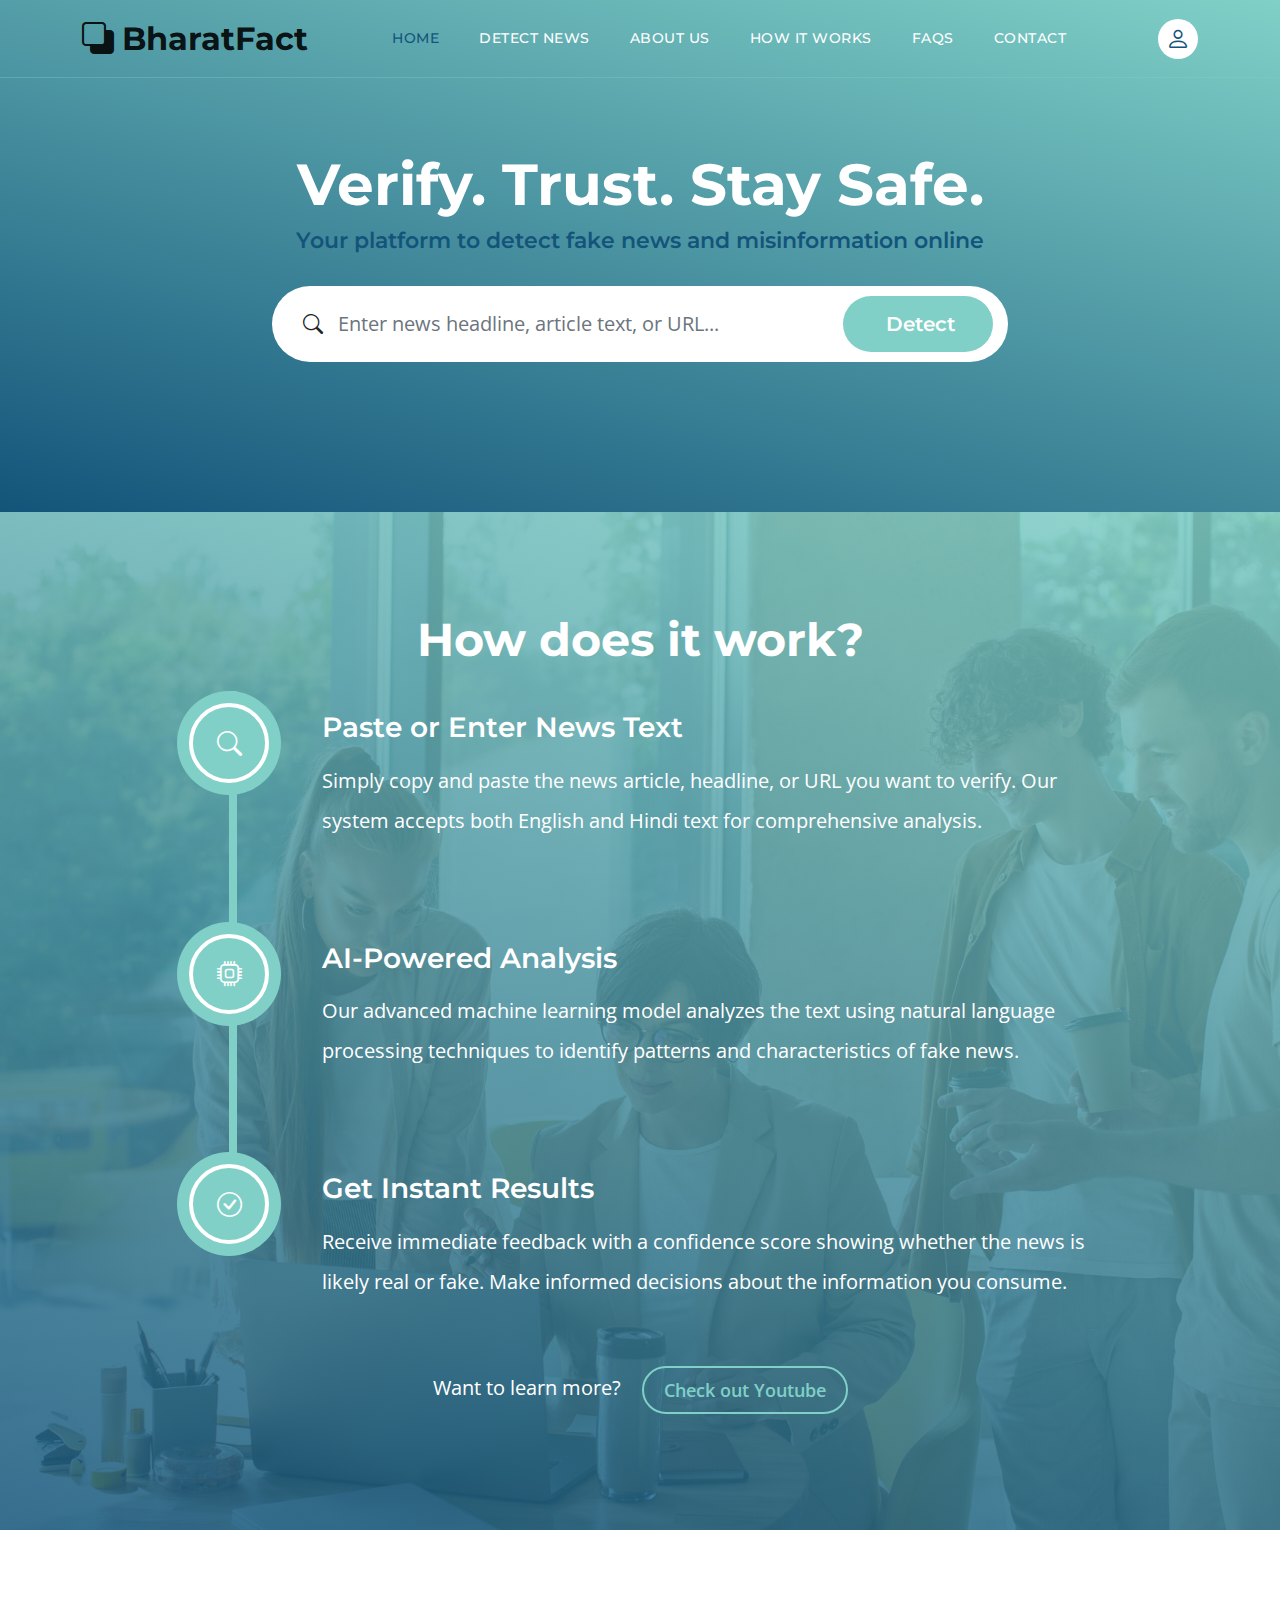
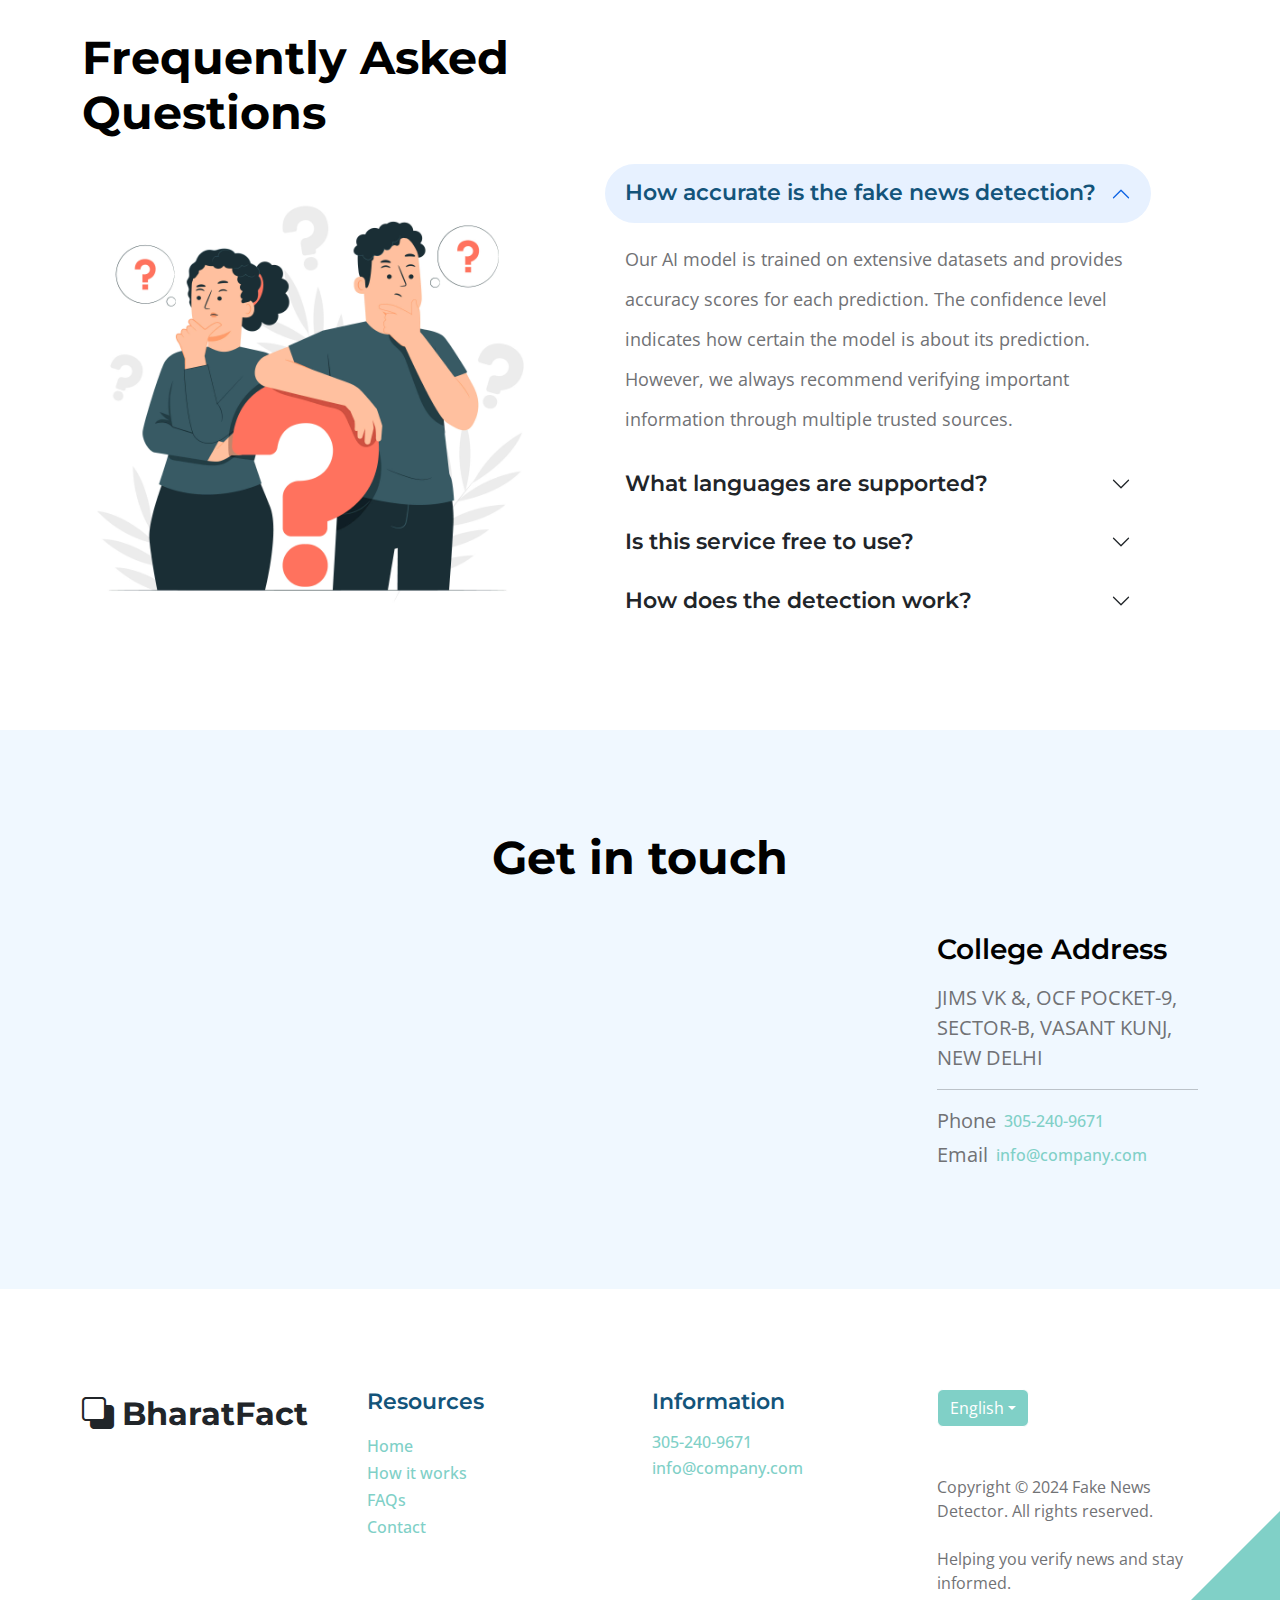
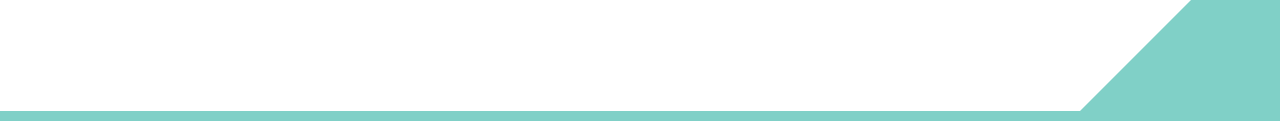
<file: templatemo_590_topic_listing/index.html>
<!doctype html>
<html lang="en">
    <head>
        <meta charset="utf-8">
        <meta name="viewport" content="width=device-width, initial-scale=1">

        <meta name="description" content="">
        <meta name="author" content="">

        <title>BharatFact - Verify. Trust. Stay Safe.</title>

        <!-- CSS FILES -->        
        <link rel="preconnect" href="https://fonts.googleapis.com">
        
        <link rel="preconnect" href="https://fonts.gstatic.com" crossorigin>

        <link href="https://fonts.googleapis.com/css2?family=Montserrat:wght@500;600;700&family=Open+Sans&display=swap" rel="stylesheet">
                        
        <link href="css/bootstrap.min.css" rel="stylesheet">

        <link href="css/bootstrap-icons.css" rel="stylesheet">

        <link href="css/templatemo-topic-listing.css" rel="stylesheet">      
<!--

TemplateMo 590 topic listing

https://templatemo.com/tm-590-topic-listing

-->
    </head>
    
    <body id="top">

        <main>

            <nav class="navbar navbar-expand-lg">
                <div class="container">
                    <a class="navbar-brand" href="index.html">
                        <i class="bi-back"></i>
                        <span>BharatFact</span>
                    </a>

                    <div class="d-lg-none ms-auto me-4">
                        <a href="#top" class="navbar-icon bi-person smoothscroll"></a>
                    </div>
    
                    <button class="navbar-toggler" type="button" data-bs-toggle="collapse" data-bs-target="#navbarNav" aria-controls="navbarNav" aria-expanded="false" aria-label="Toggle navigation">
                        <span class="navbar-toggler-icon"></span>
                    </button>
    
                    <div class="collapse navbar-collapse" id="navbarNav">
                        <ul class="navbar-nav ms-lg-5 me-lg-auto">
                            <li class="nav-item">
                                <a class="nav-link click-scroll" href="#section_1">Home</a>
                            </li>

                            <li class="nav-item">
                                <a class="nav-link" href="predict.html">Detect News</a>
                            </li>

                            <li class="nav-item">
                                <a class="nav-link" href="about.html">About Us</a>
                            </li>
    
                            <li class="nav-item">
                                <a class="nav-link click-scroll" href="#section_3">How it works</a>
                            </li>

                            <li class="nav-item">
                                <a class="nav-link click-scroll" href="#section_4">FAQs</a>
                            </li>
    
                            <li class="nav-item">
                                <a class="nav-link" href="contact.html">Contact</a>
                            </li>
                        </ul>

                        <div class="d-none d-lg-block">
                            <a href="#top" class="navbar-icon bi-person smoothscroll"></a>
                        </div>
                    </div>
                </div>
            </nav>
            

            <section class="hero-section d-flex justify-content-center align-items-center" id="section_1">
                <div class="container">
                    <div class="row">

                        <div class="col-lg-8 col-12 mx-auto">
                            <h1 class="text-white text-center">Verify. Trust. Stay Safe.</h1>

                            <h6 class="text-center">Your platform to detect fake news and misinformation online</h6>

                            <form method="get" class="custom-form mt-4 pt-2 mb-lg-0 mb-5" role="search" id="detect-form" action="predict.html">
                                <div class="input-group input-group-lg">
                                    <span class="input-group-text bi-search" id="basic-addon1">
                                        
                                    </span>

                                    <input name="keyword" type="search" class="form-control" id="keyword" placeholder="Enter news headline, article text, or URL..." aria-label="Search">

                                    <button type="submit" class="form-control" id="detect-btn">Detect</button>
                                </div>
                            </form>
                        </div>

                    </div>
                </div>
            </section>


            
            <section class="timeline-section section-padding" id="section_2">
                <div class="section-overlay"></div>

                <div class="container">
                    <div class="row">

                        <div class="col-12 text-center">
                            <h2 class="text-white mb-4">How does it work?</h1>
                        </div>

                        <div class="col-lg-10 col-12 mx-auto">
                            <div class="timeline-container">
                                <ul class="vertical-scrollable-timeline" id="vertical-scrollable-timeline">
                                    <div class="list-progress">
                                        <div class="inner"></div>
                                    </div>

                                    <li>
                                        <h4 class="text-white mb-3">Paste or Enter News Text</h4>

                                        <p class="text-white">Simply copy and paste the news article, headline, or URL you want to verify. Our system accepts both English and Hindi text for comprehensive analysis.</p>

                                        <div class="icon-holder">
                                          <i class="bi-search"></i>
                                        </div>
                                    </li>
                                    
                                    <li>
                                        <h4 class="text-white mb-3">AI-Powered Analysis</h4>

                                        <p class="text-white">Our advanced machine learning model analyzes the text using natural language processing techniques to identify patterns and characteristics of fake news.</p>

                                        <div class="icon-holder">
                                          <i class="bi-cpu"></i>
                                        </div>
                                    </li>

                                    <li>
                                        <h4 class="text-white mb-3">Get Instant Results</h4>

                                        <p class="text-white">Receive immediate feedback with a confidence score showing whether the news is likely real or fake. Make informed decisions about the information you consume.</p>

                                        <div class="icon-holder">
                                          <i class="bi-check-circle"></i>
                                        </div>
                                    </li>
                                </ul>
                            </div>
                        </div>

                        <div class="col-12 text-center mt-5">
                            <p class="text-white">
                                Want to learn more?
                                <a href="#" class="btn custom-btn custom-border-btn ms-3">Check out Youtube</a>
                            </p>
                        </div>
                    </div>
                </div>
            </section>


            <section class="faq-section section-padding" id="section_4">
                <div class="container">
                    <div class="row">

                        <div class="col-lg-6 col-12">
                            <h2 class="mb-4">Frequently Asked Questions</h2>
                        </div>

                        <div class="clearfix"></div>

                        <div class="col-lg-5 col-12">
                            <img src="images/faq_graphic.jpg" class="img-fluid" alt="FAQs">
                        </div>

                        <div class="col-lg-6 col-12 m-auto">
                            <div class="accordion" id="accordionExample">
                                <div class="accordion-item">
                                    <h2 class="accordion-header" id="headingOne">
                                        <button class="accordion-button" type="button" data-bs-toggle="collapse" data-bs-target="#collapseOne" aria-expanded="true" aria-controls="collapseOne">
                                        How accurate is the fake news detection?
                                        </button>
                                    </h2>

                                    <div id="collapseOne" class="accordion-collapse collapse show" aria-labelledby="headingOne" data-bs-parent="#accordionExample">
                                        <div class="accordion-body">
                                            Our AI model is trained on extensive datasets and provides accuracy scores for each prediction. The confidence level indicates how certain the model is about its prediction. However, we always recommend verifying important information through multiple trusted sources.
                                        </div>
                                    </div>
                                </div>

                                <div class="accordion-item">
                                    <h2 class="accordion-header" id="headingTwo">
                                        <button class="accordion-button collapsed" type="button" data-bs-toggle="collapse" data-bs-target="#collapseTwo" aria-expanded="false" aria-controls="collapseTwo">
                                        What languages are supported?
                                    </button>
                                    </h2>

                                    <div id="collapseTwo" class="accordion-collapse collapse" aria-labelledby="headingTwo" data-bs-parent="#accordionExample">
                                        <div class="accordion-body">
                                            Currently, our system supports <strong>English and Hindi</strong> text. Simply paste your news article in either language, and our system will automatically detect the language and analyze it accordingly.
                                        </div>
                                    </div>
                                </div>

                                <div class="accordion-item">
                                    <h2 class="accordion-header" id="headingThree">
                                        <button class="accordion-button collapsed" type="button" data-bs-toggle="collapse" data-bs-target="#collapseThree" aria-expanded="false" aria-controls="collapseThree">
                                        Is this service free to use?
                                    </button>
                                    </h2>

                                    <div id="collapseThree" class="accordion-collapse collapse" aria-labelledby="headingThree" data-bs-parent="#accordionExample">
                                        <div class="accordion-body">
                                            Yes, our fake news detection service is completely <strong>free to use</strong>. Simply paste your news text and get instant analysis with accuracy scores and visualizations.
                                        </div>
                                    </div>
                                </div>

                                <div class="accordion-item">
                                    <h2 class="accordion-header" id="headingFour">
                                        <button class="accordion-button collapsed" type="button" data-bs-toggle="collapse" data-bs-target="#collapseFour" aria-expanded="false" aria-controls="collapseFour">
                                        How does the detection work?
                                    </button>
                                    </h2>

                                    <div id="collapseFour" class="accordion-collapse collapse" aria-labelledby="headingFour" data-bs-parent="#accordionExample">
                                        <div class="accordion-body">
                                            Our system uses advanced machine learning algorithms and natural language processing techniques to analyze patterns, linguistic features, and content characteristics that are commonly associated with fake news. The model has been trained on verified datasets of real and fake news articles.
                                        </div>
                                    </div>
                                </div>
                            </div>
                        </div>

                    </div>
                </div>
            </section>


            <section class="contact-section section-padding section-bg" id="section_5">
                <div class="container">
                    <div class="row">

                        <div class="col-lg-12 col-12 text-center">
                            <h2 class="mb-5">Get in touch</h2>
                        </div>

                        <div class="col-lg-5 col-12 mb-4 mb-lg-0">
                            <iframe class="google-map" src="https://www.google.com/maps/place/Jagannath+International+Management+School+(JIMS)+Vasant+Kunj/@28.528722,77.150001,14z/data=!4m6!3m5!1s0x390d1d00e93feae5:0xbdbecebed2e17592!8m2!3d28.5287222!4d77.1500012!16s%2Fg%2F1td3pwc_?hl=en&entry=ttu&g_ep=EgoyMDI1MTExNi4wIKXMDSoASAFQAw%3D%3D" width="100%" height="250" style="border:0;" allowfullscreen="" loading="lazy" referrerpolicy="no-referrer-when-downgrade"></iframe>
                        </div>

                        <div class="col-lg-3 col-md-6 col-12 mb-3 mb-lg- mb-md-0 ms-auto">
                            <h4 class="mb-3">College Address</h4>

                            <p>JIMS VK &amp;, OCF POCKET-9, SECTOR-B, VASANT KUNJ, NEW DELHI</p>

                            <hr>

                            <p class="d-flex align-items-center mb-1">
                                <span class="me-2">Phone</span>

                                <a href="tel: 305-240-9671" class="site-footer-link">
                                    305-240-9671
                                </a>
                            </p>

                            <p class="d-flex align-items-center">
                                <span class="me-2">Email</span>

                                <a href="mailto:info@company.com" class="site-footer-link">
                                    info@company.com
                                </a>
                            </p>
                        </div>

                       

                    </div>
                </div>
            </section>
        </main>

<footer class="site-footer section-padding">
            <div class="container">
                <div class="row">

                    <div class="col-lg-3 col-12 mb-4 pb-2">
                        <a class="navbar-brand mb-2" href="index.html">
                            <i class="bi-back"></i>
                            <span>BharatFact</span>
                        </a>
                    </div>

                    <div class="col-lg-3 col-md-4 col-6">
                        <h6 class="site-footer-title mb-3">Resources</h6>

                        <ul class="site-footer-links">
                            <li class="site-footer-link-item">
                                <a href="#" class="site-footer-link">Home</a>
                            </li>

                            <li class="site-footer-link-item">
                                <a href="#" class="site-footer-link">How it works</a>
                            </li>

                            <li class="site-footer-link-item">
                                <a href="#" class="site-footer-link">FAQs</a>
                            </li>

                            <li class="site-footer-link-item">
                                <a href="#" class="site-footer-link">Contact</a>
                            </li>
                        </ul>
                    </div>

                    <div class="col-lg-3 col-md-4 col-6 mb-4 mb-lg-0">
                        <h6 class="site-footer-title mb-3">Information</h6>

                        <p class="text-white d-flex mb-1">
                            <a href="tel: 305-240-9671" class="site-footer-link">
                                305-240-9671
                            </a>
                        </p>

                        <p class="text-white d-flex">
                            <a href="mailto:info@company.com" class="site-footer-link">
                                info@company.com
                            </a>
                        </p>
                    </div>

                    <div class="col-lg-3 col-md-4 col-12 mt-4 mt-lg-0 ms-auto">
                        <div class="dropdown">
                            <button class="btn btn-secondary dropdown-toggle" type="button" data-bs-toggle="dropdown" aria-expanded="false">
                            English</button>

                            <ul class="dropdown-menu">
                                <li><button class="dropdown-item" type="button">Thai</button></li>

                                <li><button class="dropdown-item" type="button">Myanmar</button></li>

                                <li><button class="dropdown-item" type="button">Arabic</button></li>
                            </ul>
                        </div>

                        <p class="copyright-text mt-lg-5 mt-4">Copyright © 2024 Fake News Detector. All rights reserved.
                        <br><br>Helping you verify news and stay informed.</p>
                        
                    </div>

                </div>
            </div>
        </footer>


        <!-- JAVASCRIPT FILES -->
        <script src="js/jquery.min.js"></script>
        <script src="js/bootstrap.bundle.min.js"></script>
        <script src="js/jquery.sticky.js"></script>
        <script src="js/click-scroll.js"></script>
        <script src="js/custom.js"></script>
        <script src="js/detect.js"></script>

        <!-- Prediction Modal (keeps homepage visuals unchanged) -->
        <div class="modal fade" id="detectModal" tabindex="-1" aria-labelledby="detectModalLabel" aria-hidden="true">
          <div class="modal-dialog modal-dialog-centered">
            <div class="modal-content">
              <div class="modal-header">
                <h5 class="modal-title" id="detectModalLabel">Prediction</h5>
                <button type="button" class="btn-close" data-bs-dismiss="modal" aria-label="Close"></button>
              </div>
              <div class="modal-body">
                <div id="detectModalError" class="alert alert-danger" style="display:none;"></div>
                <div class="d-flex align-items-center">
                  <div class="w-100">
                    <p class="mb-1">Label: <strong id="detectModalLabelText">-</strong></p>
                    <div class="progress" style="height: 10px;">
                      <div id="detectModalConfBar" class="progress-bar" role="progressbar" style="width: 0%;"></div>
                    </div>
                    <small class="text-muted">Confidence: <span id="detectModalConfPct">0%</span></small>
                  </div>
                  <span class="badge bg-education rounded-pill ms-3" id="detectModalLang">--</span>
                </div>
                <div class="text-center mt-3" id="detectModalLoading" style="display:none;">
                  <div class="spinner-border text-primary" role="status">
                    <span class="visually-hidden">Loading...</span>
                  </div>
                </div>
              </div>
              <div class="modal-footer">
                <button type="button" class="btn btn-secondary" data-bs-dismiss="modal">Close</button>
              </div>
            </div>
          </div>
        </div>

    </body>
</html>
</file>
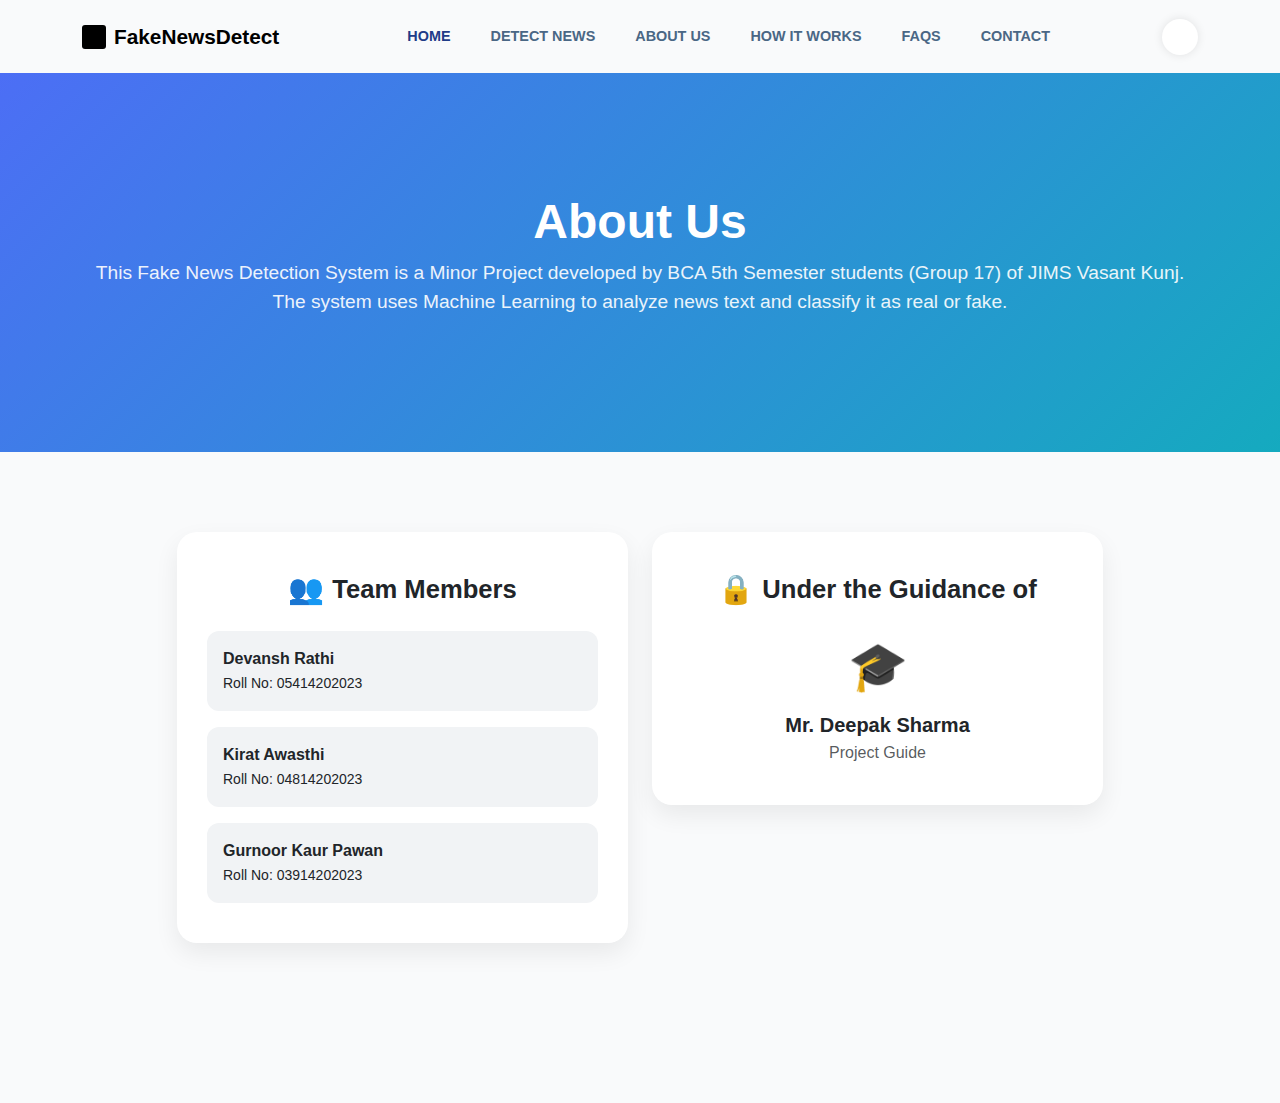
<file: templatemo_590_topic_listing/about.html>
<!DOCTYPE html>
<html lang="en">

<head>
    <meta charset="UTF-8" />
    <meta name="viewport" content="width=device-width, initial-scale=1.0" />
    <title>About Us - Fake News Detector</title>
    <link href="https://cdn.jsdelivr.net/npm/bootstrap@5.3.0/dist/css/bootstrap.min.css" rel="stylesheet" />
    <style>
        body {
            background-color: #f9fafb;
            font-family: "Inter", sans-serif;
        }

        /* HERO SECTION */
        .hero {
            padding: 120px 0;
            background: linear-gradient(135deg, #4c6ef5, #15aabf);
            color: white;
            text-align: center;
        }

        .hero h1 {
            font-size: 3rem;
            font-weight: 700;
        }

        .hero p {
            font-size: 1.2rem;
            opacity: 0.9;
        }

        /* CONTENT SECTIONS */
        .section {
            padding: 80px 0;
        }

        .section h2 {
            font-size: 2.4rem;
            font-weight: 700;
            margin-bottom: 30px;
        }

        /* CARD STYLE */
        .custom-card {
            background: white;
            border-radius: 18px;
            padding: 30px;
            box-shadow: 0 10px 25px rgba(0, 0, 0, 0.07);
            transition: 0.3s;
        }

        .custom-card:hover {
            transform: translateY(-5px);
            box-shadow: 0 12px 28px rgba(0, 0, 0, 0.12);
        }

        .custom-card img {
            width: 110px;
            height: 110px;
            border-radius: 50%;
            object-fit: cover;
            margin-bottom: 15px;
        }

        /* TEAM + GUIDANCE SECTION FIX */
        .team-guidance-section {
            margin-bottom: 80px;
        }

        /* WHAT WE DO */
        .what-we-do-card {
            background: #ffffff;
            padding: 35px;
            border-radius: 18px;
            box-shadow: 0 8px 20px rgba(0, 0, 0, 0.06);
            transition: 0.3s;
        }

        .what-we-do-card:hover {
            transform: translateY(-5px);
        }
        /* Navbar base */
.navbar {
  background: transparent;
  padding: 1rem 2rem;
  font-family: 'Poppins', sans-serif;
  position: relative;
  z-index: 1030;
}

/* Brand styling */
.navbar-brand {
  display: flex;
  align-items: center;
  gap: 0.5rem;
  font-weight: 800;
  color: black !important;
}
.navbar-brand svg {
  fill: black;
}

/* Nav links styling */
.navbar-nav {
  display: flex;
  gap: 2rem;
  text-transform: uppercase;
  font-weight: 600;
  font-size: 0.9rem;
}

.navbar-nav .nav-link {
  color: #4a6785;
  transition: color 0.3s ease;
}

.navbar-nav .nav-link:hover,
.navbar-nav .nav-link.active {
  color: #1f3c88;
  font-weight: 700;
}

/* Profile icon circle (desktop) */
.profile-icon {
  width: 36px;
  height: 36px;
  background-color: white;
  border-radius: 50%;
  box-shadow: 0 0 10px rgba(0, 0, 0, 0.1);
  cursor: pointer;
  transition: background-color 0.3s ease;
}

.profile-icon:hover {
  background-color: #e0f2ff;
}

.profile-icon i {
  color: #1f3c88;
}

/* Profile icon circle (mobile) */
.profile-icon-mobile {
  width: 32px;
  height: 32px;
  background-color: white;
  border-radius: 50%;
  box-shadow: 0 0 8px rgba(0, 0, 0, 0.1);
  cursor: pointer;
  transition: background-color 0.3s ease;
}

.profile-icon-mobile:hover {
  background-color: #e0f2ff;
}

/* Toggler icon default Bootstrap styling is fine */

/* Responsive adjustments */
@media (max-width: 991px) {
  .navbar-nav {
    flex-direction: column;
    align-items: center;
    gap: 1rem;
  }
}
    </style>
</head>

<body>
    <nav class="navbar navbar-expand-lg">
        <div class="container">
            <!-- Brand Logo + Text -->
            <a class="navbar-brand d-flex align-items-center gap-2" href="index.html">
                <!-- Simple icon (rectangle block) -->
                <svg width="24" height="24" fill="black" viewBox="0 0 16 16" xmlns="http://www.w3.org/2000/svg">
                    <rect width="16" height="16" rx="2" ry="2" />
                </svg>
                <span class="fw-bold" style="font-size: 1.3rem; color: black;">FakeNewsDetect</span>
            </a>
    
            <!-- Mobile user icon visible only on small screens -->
            <div class="d-lg-none ms-auto me-3">
                <a href="#profile" class="profile-icon-mobile d-flex justify-content-center align-items-center">
                    <i class="bi bi-person" style="font-size: 1.2rem; color: #1f3c88;"></i>
                </a>
            </div>
    
            <!-- Toggler button for mobile menu -->
            <button class="navbar-toggler" type="button" data-bs-toggle="collapse" data-bs-target="#navbarNav"
                aria-controls="navbarNav" aria-expanded="false" aria-label="Toggle navigation">
                <span class="navbar-toggler-icon"></span>
            </button>
    
            <!-- Nav Links -->
            <div class="collapse navbar-collapse justify-content-center" id="navbarNav">
                <ul class="navbar-nav gap-4 text-uppercase fw-semibold" style="font-size: 0.9rem;">
                    <li class="nav-item">
                        <a class="nav-link active" href="index.html">Home</a>
                    </li>
                    <li class="nav-item">
                        <a class="nav-link" href="predict.html">Detect News</a>
                    </li>
                    <li class="nav-item">
                        <a class="nav-link" href="about.html">About Us</a>
                    </li>
                    <li class="nav-item">
                        <a class="nav-link" href="index.html#section_3">How It Works</a>
                    </li>
                    <li class="nav-item">
                        <a class="nav-link" href="index.html#section_4">FAQs</a>
                    </li>
                    <li class="nav-item">
                        <a class="nav-link" href="contact.html">Contact</a>
                    </li>
                </ul>
            </div>
    
            <!-- Desktop user profile icon on right -->
            <div class="d-none d-lg-flex ms-auto">
                <a href="#profile" class="profile-icon d-flex justify-content-center align-items-center">
                    <i class="bi bi-person" style="font-size: 1.3rem; color: #1f3c88;"></i>
                </a>
            </div>
        </div>
    </nav>


    <!-- HERO SECTION -->
    <section class="hero">
        <div class="container">
            <h1>About Us</h1>
            <p>This Fake News Detection System is a Minor Project developed by BCA 5th Semester students (Group 17) of
                JIMS Vasant Kunj. The system uses Machine Learning to analyze news text and classify it as real or fake.
            </p>
        </div>
    </section>

    <!-- TEAM + GUIDANCE SECTION -->
    <section class="section team-guidance-section">
        <div class="container">
            <div class="row g-4 justify-content-center align-items-start">
                <!-- Team Members -->
                <div class="col-md-5">
                    <div class="custom-card text-center" style="padding: 40px 30px; border-radius: 20px;">
                        <h4 class="fw-bold mb-4"
                            style="font-size: 1.6rem; display:flex; align-items:center; justify-content:center; gap:8px;">
                            <span style="color:#1c7ed6; font-size:1.8rem;">👥</span> Team Members
                        </h4>

                        <div class="p-3 mb-3" style="background:#f1f3f5; border-radius:12px; text-align:left;">
                            <strong>Devansh Rathi</strong><br>
                            <small>Roll No: 05414202023</small>
                        </div>

                        <div class="p-3 mb-3" style="background:#f1f3f5; border-radius:12px; text-align:left;">
                            <strong>Kirat Awasthi</strong><br>
                            <small>Roll No: 04814202023</small>
                        </div>

                        <div class="p-3" style="background:#f1f3f5; border-radius:12px; text-align:left;">
                            <strong>Gurnoor Kaur Pawan</strong><br>
                            <small>Roll No: 03914202023</small>
                        </div>
                    </div>
                </div>

                <!-- Under Guidance -->
                <div class="col-md-5">
                    <div class="custom-card text-center" style="padding: 40px 30px; border-radius: 20px;">
                        <h4 class="fw-bold mb-4"
                            style="font-size:1.6rem; display:flex; align-items:center; justify-content:center; gap:8px;">
                            <span style="color:#1971c2; font-size:1.8rem;">🔒</span> Under the Guidance of
                        </h4>

                        <div style="font-size:3rem; margin-bottom:10px;">🎓</div>
                        <h5 class="fw-bold mb-1">Mr. Deepak Sharma</h5>
                        <p class="text-muted mb-0">Project Guide</p>
                    </div>
                </div>
            </div>
        </div>
    </section>



</body>

</html>
</file>
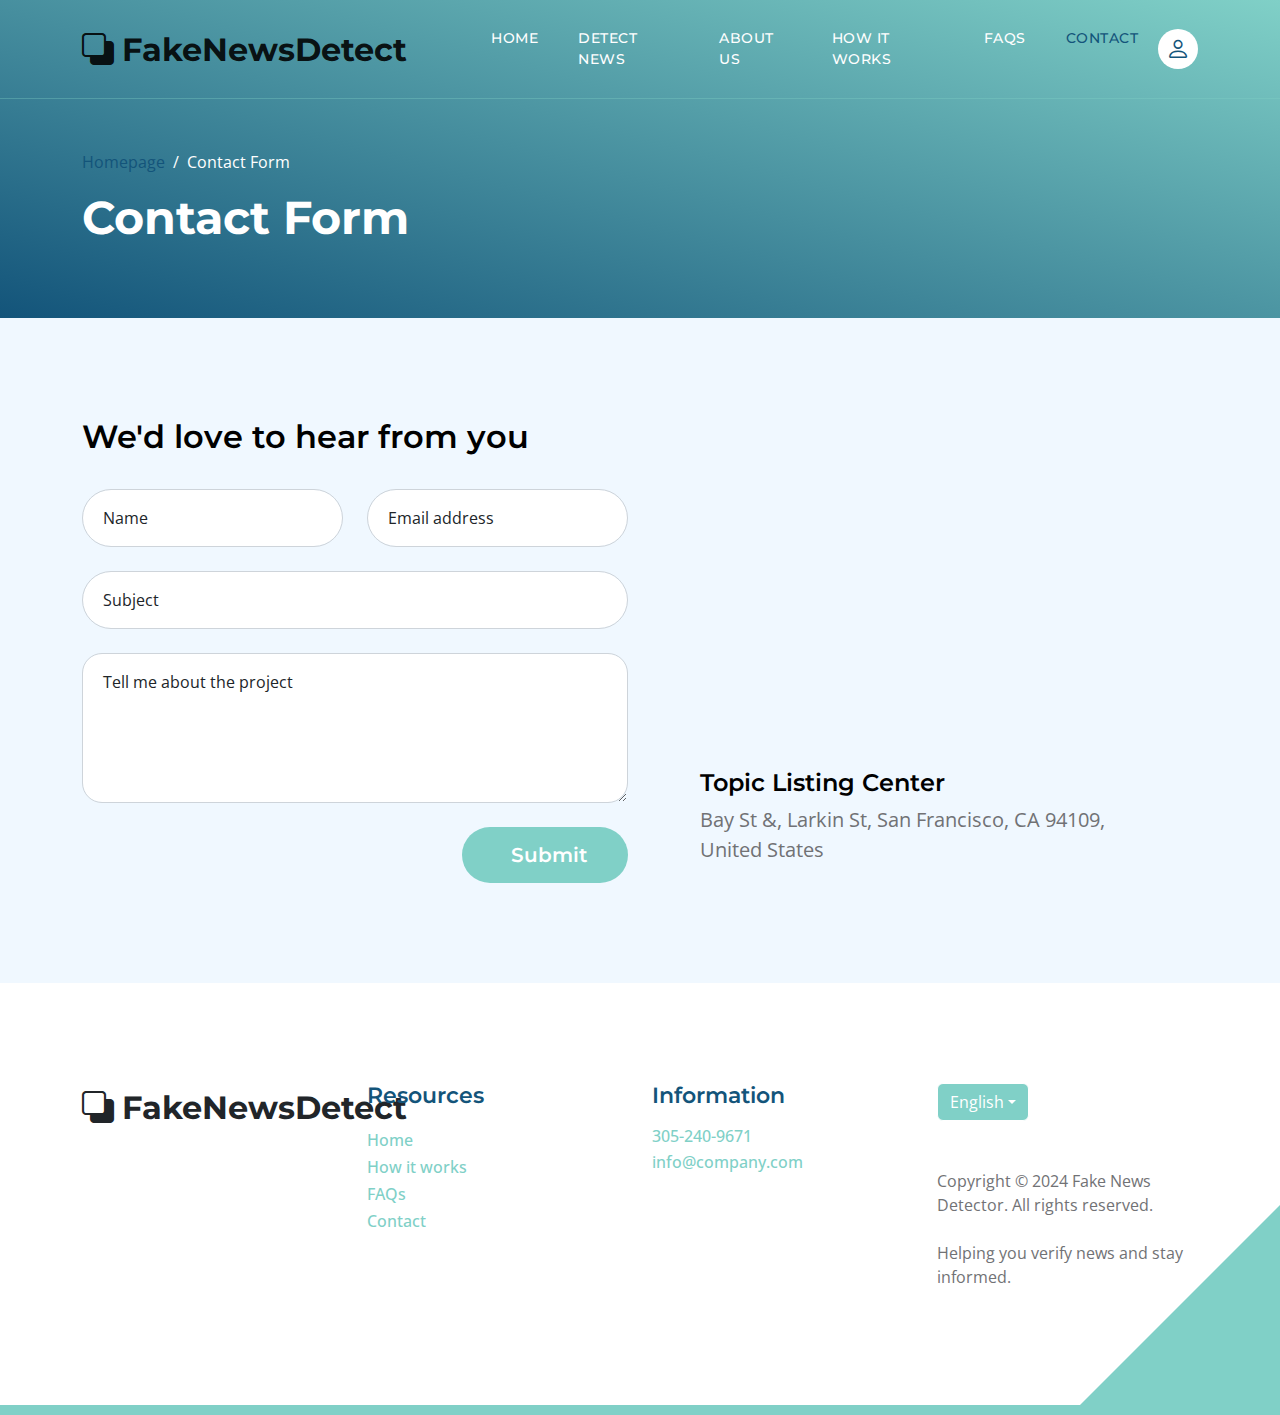
<file: templatemo_590_topic_listing/contact.html>
<!doctype html>
<html lang="en">
    <head>
        <meta charset="utf-8">
        <meta name="viewport" content="width=device-width, initial-scale=1">

        <meta name="description" content="">
        <meta name="author" content="">

        <title>Topic Listing Contact Page</title>

        <!-- CSS FILES -->        
        <link rel="preconnect" href="https://fonts.googleapis.com">
        
        <link rel="preconnect" href="https://fonts.gstatic.com" crossorigin>

        <link href="https://fonts.googleapis.com/css2?family=Montserrat:wght@500;600;700&family=Open+Sans&display=swap" rel="stylesheet">
                        
        <link href="css/bootstrap.min.css" rel="stylesheet">

        <link href="css/bootstrap-icons.css" rel="stylesheet">

        <link href="css/templatemo-topic-listing.css" rel="stylesheet">
<!--

TemplateMo 590 topic listing

https://templatemo.com/tm-590-topic-listing

-->
    </head>
    
    <body class="topics-listing-page" id="top">

        <main>

            <nav class="navbar navbar-expand-lg">
                <div class="container">
                    <a class="navbar-brand" href="index.html">
                        <i class="bi-back"></i>
                        <span>FakeNewsDetect</span>
                    </a>

                    <div class="d-lg-none ms-auto me-4">
                        <a href="#top" class="navbar-icon bi-person smoothscroll"></a>
                    </div>
    
                    <button class="navbar-toggler" type="button" data-bs-toggle="collapse" data-bs-target="#navbarNav" aria-controls="navbarNav" aria-expanded="false" aria-label="Toggle navigation">
                        <span class="navbar-toggler-icon"></span>
                    </button>
    
                    <div class="collapse navbar-collapse" id="navbarNav">
                        <ul class="navbar-nav ms-lg-5 me-lg-auto">
                            <li class="nav-item">
                                <a class="nav-link" href="index.html">Home</a>
                            </li>

                            <li class="nav-item">
                                <a class="nav-link" href="predict.html">Detect News</a>
                            </li>

                            <li class="nav-item">
                                <a class="nav-link" href="about.html">About Us</a>
                            </li>
    
                            <li class="nav-item">
                                <a class="nav-link" href="index.html#section_3">How it works</a>
                            </li>

                            <li class="nav-item">
                                <a class="nav-link" href="index.html#section_4">FAQs</a>
                            </li>

                            <li class="nav-item">
                                <a class="nav-link active" href="contact.html">Contact</a>
                            </li>
                        </ul>

                        <div class="d-none d-lg-block">
                            <a href="#top" class="navbar-icon bi-person smoothscroll"></a>
                        </div>
                    </div>
                </div>
            </nav>


            <header class="site-header d-flex flex-column justify-content-center align-items-center">
                <div class="container">
                    <div class="row align-items-center">

                        <div class="col-lg-5 col-12">
                            <nav aria-label="breadcrumb">
                                <ol class="breadcrumb">
                                    <li class="breadcrumb-item"><a href="index.html">Homepage</a></li>

                                    <li class="breadcrumb-item active" aria-current="page">Contact Form</li>
                                </ol>
                            </nav>

                            <h2 class="text-white">Contact Form</h2>
                        </div>

                    </div>
                </div>
            </header>


            <section class="section-padding section-bg">
                <div class="container">
                    <div class="row">

                        <div class="col-lg-12 col-12">
                            <h3 class="mb-4 pb-2">We'd love to hear from you</h3>
                        </div>

                        <div class="col-lg-6 col-12">
                            <form action="#" method="post" class="custom-form contact-form" role="form">
                                <div class="row">
                                    <div class="col-lg-6 col-md-6 col-12">
                                        <div class="form-floating">
                                            <input type="text" name="name" id="name" class="form-control" placeholder="Name" required="">
                                            
                                            <label for="floatingInput">Name</label>
                                        </div>
                                    </div>

                                    <div class="col-lg-6 col-md-6 col-12"> 
                                        <div class="form-floating">
                                            <input type="email" name="email" id="email" pattern="[^ @]*@[^ @]*" class="form-control" placeholder="Email address" required="">
                                            
                                            <label for="floatingInput">Email address</label>
                                        </div>
                                    </div>

                                    <div class="col-lg-12 col-12">
                                        <div class="form-floating">
                                            <input type="text" name="subject" id="name" class="form-control" placeholder="Name" required="">
                                            
                                            <label for="floatingInput">Subject</label>
                                        </div>

                                        <div class="form-floating">
                                            <textarea class="form-control" id="message" name="message" placeholder="Tell me about the project"></textarea>
                                            
                                            <label for="floatingTextarea">Tell me about the project</label>
                                        </div>
                                    </div>

                                    <div class="col-lg-4 col-12 ms-auto">
                                        <button type="submit" class="form-control">Submit</button>
                                    </div>

                                </div>
                            </form>
                        </div>

                        <div class="col-lg-5 col-12 mx-auto mt-5 mt-lg-0">
                            <iframe class="google-map" src="https://www.google.com/maps/embed?pb=!1m18!1m12!1m3!1d2595.065641062665!2d-122.4230416990949!3d37.80335401520422!2m3!1f0!2f0!3f0!3m2!1i1024!2i768!4f13.1!3m3!1m2!1s0x80858127459fabad%3A0x808ba520e5e9edb7!2sFrancisco%20Park!5e1!3m2!1sen!2sth!4v1684340239744!5m2!1sen!2sth" width="100%" height="250" style="border:0;" allowfullscreen="" loading="lazy" referrerpolicy="no-referrer-when-downgrade"></iframe>

                            <h5 class="mt-4 mb-2">Topic Listing Center</h5>

                            <p>Bay St &amp;, Larkin St, San Francisco, CA 94109, United States</p>
                        </div>

                    </div>
                </div>
            </section>
        </main>

        <footer class="site-footer section-padding">
            <div class="container">
                <div class="row">

                    <div class="col-lg-3 col-12 mb-4 pb-2">
                        <a class="navbar-brand mb-2" href="index.html">
                            <i class="bi-back"></i>
                            <span>FakeNewsDetect</span>
                        </a>
                    </div>

                    <div class="col-lg-3 col-md-4 col-6">
                        <h6 class="site-footer-title mb-3">Resources</h6>

                        <ul class="site-footer-links">
                            <li class="site-footer-link-item">
                                <a href="#" class="site-footer-link">Home</a>
                            </li>

                            <li class="site-footer-link-item">
                                <a href="#" class="site-footer-link">How it works</a>
                            </li>

                            <li class="site-footer-link-item">
                                <a href="#" class="site-footer-link">FAQs</a>
                            </li>

                            <li class="site-footer-link-item">
                                <a href="#" class="site-footer-link">Contact</a>
                            </li>
                        </ul>
                    </div>

                    <div class="col-lg-3 col-md-4 col-6 mb-4 mb-lg-0">
                        <h6 class="site-footer-title mb-3">Information</h6>

                        <p class="text-white d-flex mb-1">
                            <a href="tel: 305-240-9671" class="site-footer-link">
                                305-240-9671
                            </a>
                        </p>

                        <p class="text-white d-flex">
                            <a href="mailto:info@company.com" class="site-footer-link">
                                info@company.com
                            </a>
                        </p>
                    </div>

                    <div class="col-lg-3 col-md-4 col-12 mt-4 mt-lg-0 ms-auto">
                        <div class="dropdown">
                            <button class="btn btn-secondary dropdown-toggle" type="button" data-bs-toggle="dropdown" aria-expanded="false">
                            English</button>

                            <ul class="dropdown-menu">
                                <li><button class="dropdown-item" type="button">Thai</button></li>

                                <li><button class="dropdown-item" type="button">Myanmar</button></li>

                                <li><button class="dropdown-item" type="button">Arabic</button></li>
                            </ul>
                        </div>

                        <p class="copyright-text mt-lg-5 mt-4">Copyright © 2024 Fake News Detector. All rights reserved.
                        <br><br>Helping you verify news and stay informed.</p>
                        
                    </div>

                </div>
            </div>
        </footer>

        <!-- JAVASCRIPT FILES -->
        <script src="js/jquery.min.js"></script>
        <script src="js/bootstrap.bundle.min.js"></script>
        <script src="js/jquery.sticky.js"></script>
        <script src="js/custom.js"></script>

    </body>
</html>
</file>
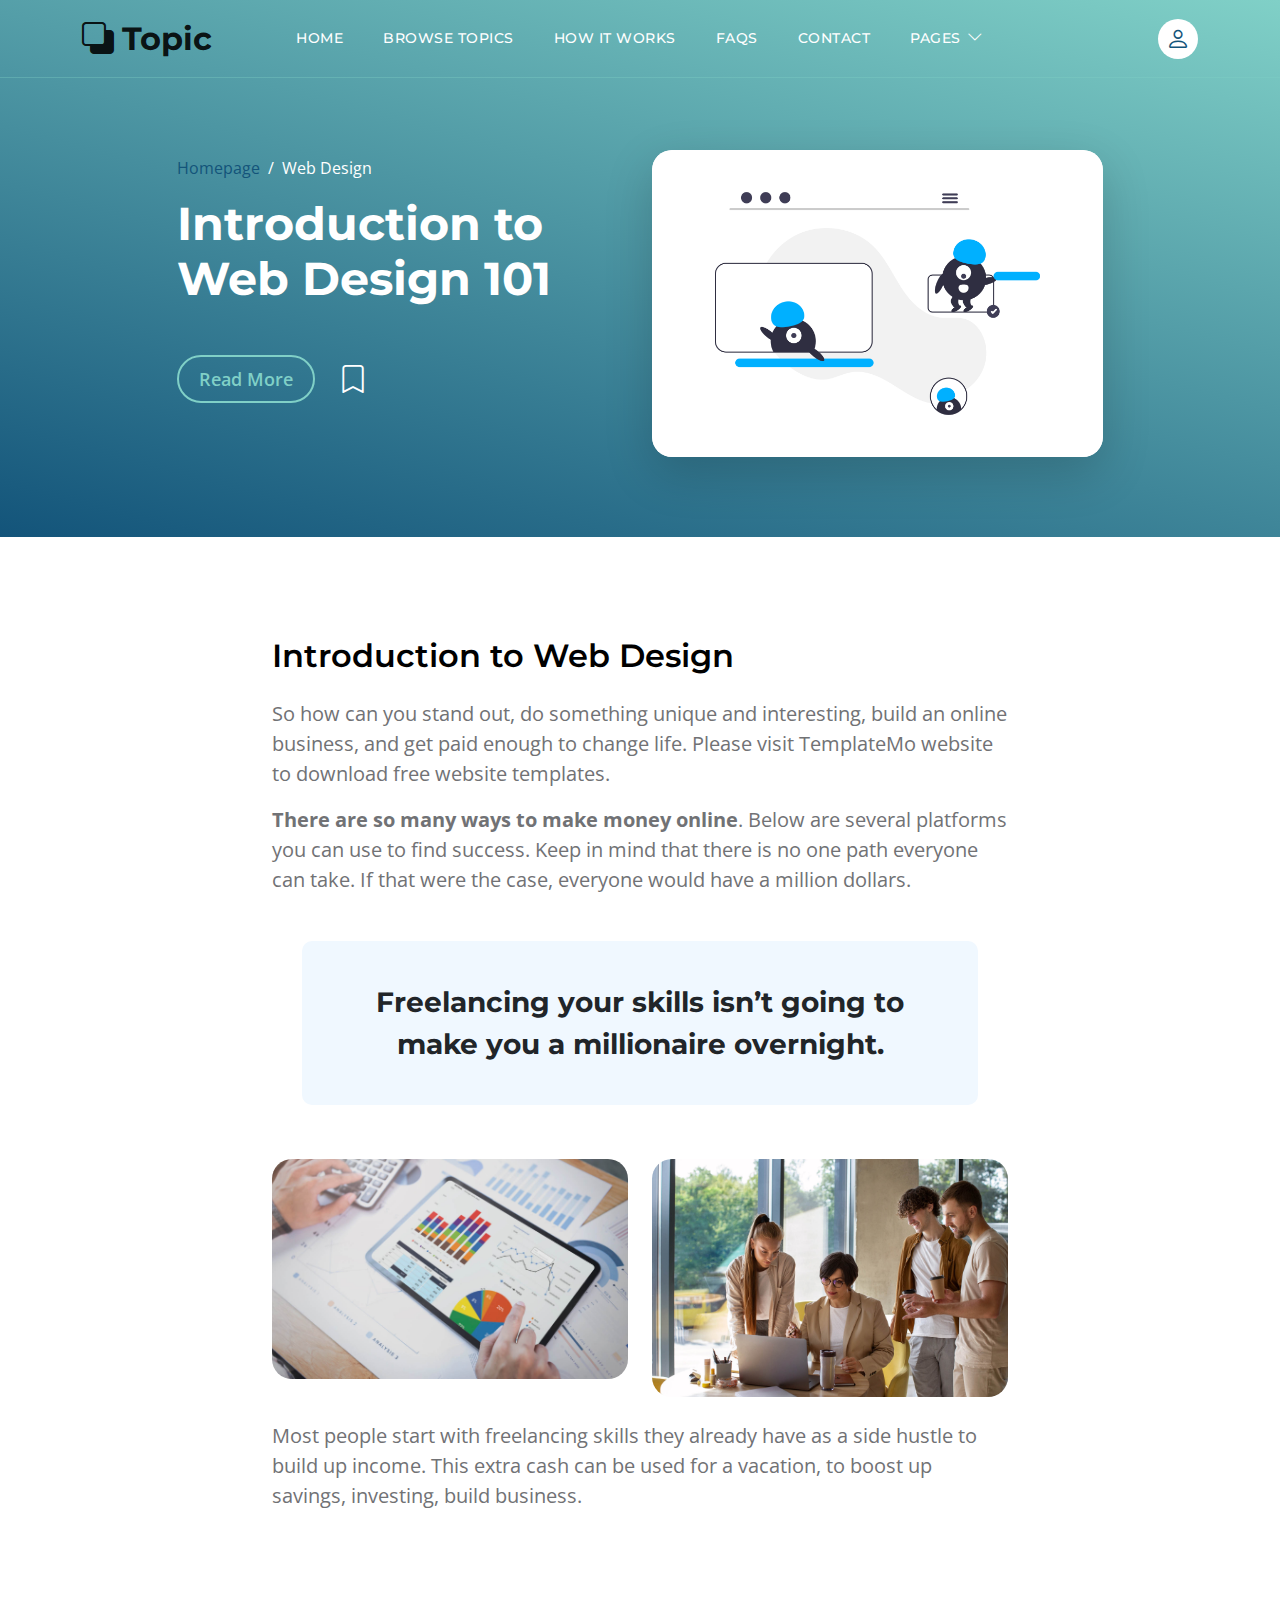
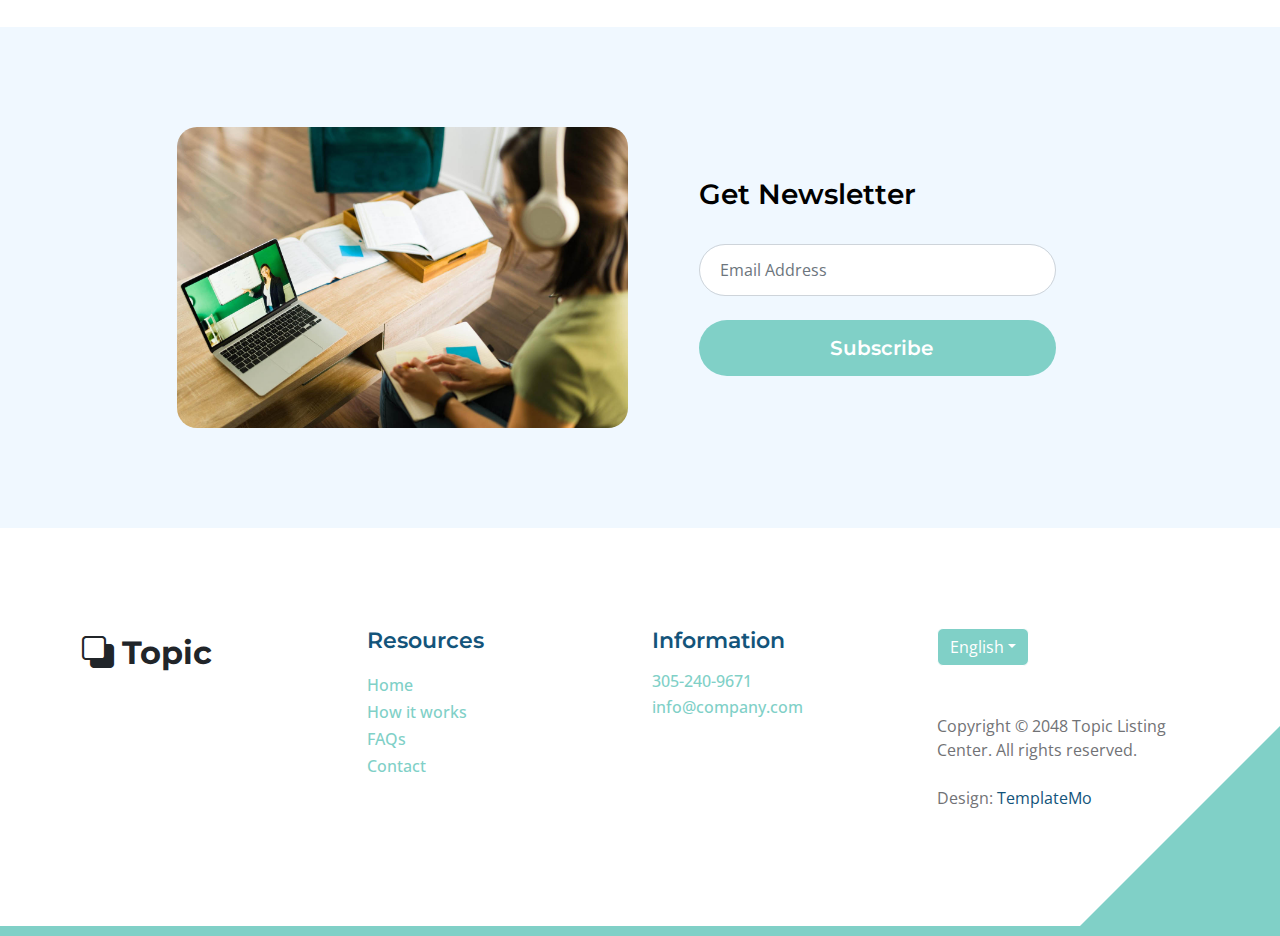
<file: templatemo_590_topic_listing/topics-detail.html>
<!doctype html>
<html lang="en">
    <head>
        <meta charset="utf-8">
        <meta name="viewport" content="width=device-width, initial-scale=1">

        <meta name="description" content="">
        <meta name="author" content="">

        <title>Topic Detail Page</title>

        <!-- CSS FILES -->        
        <link rel="preconnect" href="https://fonts.googleapis.com">
        
        <link rel="preconnect" href="https://fonts.gstatic.com" crossorigin>

        <link href="https://fonts.googleapis.com/css2?family=Montserrat:wght@500;600;700&family=Open+Sans&display=swap" rel="stylesheet">
                        
        <link href="css/bootstrap.min.css" rel="stylesheet">

        <link href="css/bootstrap-icons.css" rel="stylesheet">

        <link href="css/templatemo-topic-listing.css" rel="stylesheet">
<!--

TemplateMo 590 topic listing

https://templatemo.com/tm-590-topic-listing

-->
    </head>
    
    <body id="top">

        <main>

            <nav class="navbar navbar-expand-lg">
                <div class="container">
                    <a class="navbar-brand" href="index.html">
                        <i class="bi-back"></i>
                        <span>Topic</span>
                    </a>

                    <div class="d-lg-none ms-auto me-4">
                        <a href="#top" class="navbar-icon bi-person smoothscroll"></a>
                    </div>
    
                    <button class="navbar-toggler" type="button" data-bs-toggle="collapse" data-bs-target="#navbarNav" aria-controls="navbarNav" aria-expanded="false" aria-label="Toggle navigation">
                        <span class="navbar-toggler-icon"></span>
                    </button>
    
                    <div class="collapse navbar-collapse" id="navbarNav">
                        <ul class="navbar-nav ms-lg-5 me-lg-auto">
                            <li class="nav-item">
                                <a class="nav-link click-scroll" href="index.html#section_1">Home</a>
                            </li>

                            <li class="nav-item">
                                <a class="nav-link click-scroll" href="index.html#section_2">Browse Topics</a>
                            </li>
    
                            <li class="nav-item">
                                <a class="nav-link click-scroll" href="index.html#section_3">How it works</a>
                            </li>

                            <li class="nav-item">
                                <a class="nav-link click-scroll" href="index.html#section_4">FAQs</a>
                            </li>
    
                            <li class="nav-item">
                                <a class="nav-link click-scroll" href="index.html#section_5">Contact</a>
                            </li>

                            <li class="nav-item dropdown">
                                <a class="nav-link dropdown-toggle" href="#section_5" id="navbarLightDropdownMenuLink" role="button" data-bs-toggle="dropdown" aria-expanded="false">Pages</a>

                                <ul class="dropdown-menu dropdown-menu-light" aria-labelledby="navbarLightDropdownMenuLink">
                                    <li><a class="dropdown-item" href="topics-listing.html">Topics Listing</a></li>

                                    <li><a class="dropdown-item" href="contact.html">Contact Form</a></li>
                                </ul>
                            </li>
                        </ul>

                        <div class="d-none d-lg-block">
                            <a href="#top" class="navbar-icon bi-person smoothscroll"></a>
                        </div>
                    </div>
                </div>
            </nav>
            

            <header class="site-header d-flex flex-column justify-content-center align-items-center">
                <div class="container">
                    <div class="row justify-content-center align-items-center">

                        <div class="col-lg-5 col-12 mb-5">
                            <nav aria-label="breadcrumb">
                                <ol class="breadcrumb">
                                    <li class="breadcrumb-item"><a href="index.html">Homepage</a></li>

                                    <li class="breadcrumb-item active" aria-current="page">Web Design</li>
                                </ol>
                            </nav>

                            <h2 class="text-white">Introduction to <br> Web Design 101</h2>

                            <div class="d-flex align-items-center mt-5">
                                <a href="#topics-detail" class="btn custom-btn custom-border-btn smoothscroll me-4">Read More</a>

                                <a href="#top" class="custom-icon bi-bookmark smoothscroll"></a>
                            </div>
                        </div>

                        <div class="col-lg-5 col-12">
                            <div class="topics-detail-block bg-white shadow-lg">
                                <img src="images/topics/undraw_Remote_design_team_re_urdx.png" class="topics-detail-block-image img-fluid">
                            </div>
                        </div>

                    </div>
                </div>
            </header>


            <section class="topics-detail-section section-padding" id="topics-detail">
                <div class="container">
                    <div class="row">

                        <div class="col-lg-8 col-12 m-auto">
                            <h3 class="mb-4">Introduction to Web Design</h3>

                            <p>So how can you stand out, do something unique and interesting, build an online business, and get paid enough to change life. Please visit TemplateMo website to download free website templates.</p>

                            <p><strong>There are so many ways to make money online</strong>. Below are several platforms you can use to find success. Keep in mind that there is no one path everyone can take. If that were the case, everyone would have a million dollars.</p>

                            <blockquote>
                                Freelancing your skills isn’t going to make you a millionaire overnight.
                            </blockquote>

                            <div class="row my-4">
                                <div class="col-lg-6 col-md-6 col-12">
                                    <img src="images/businesswoman-using-tablet-analysis.jpg" class="topics-detail-block-image img-fluid">
                                </div>

                                <div class="col-lg-6 col-md-6 col-12 mt-4 mt-lg-0 mt-md-0">
                                    <img src="images/colleagues-working-cozy-office-medium-shot.jpg" class="topics-detail-block-image img-fluid">
                                </div>
                            </div>

                            <p>Most people start with freelancing skills they already have as a side hustle to build up income. This extra cash can be used for a vacation, to boost up savings, investing, build business.</p>
                        </div>

                    </div>
                </div>
            </section>


            <section class="section-padding section-bg">
                <div class="container">
                    <div class="row justify-content-center">

                        <div class="col-lg-5 col-12">
                            <img src="images/rear-view-young-college-student.jpg" class="newsletter-image img-fluid" alt="">
                        </div>

                        <div class="col-lg-5 col-12 subscribe-form-wrap d-flex justify-content-center align-items-center">
                            <form class="custom-form subscribe-form" action="#" method="post" role="form">
                                <h4 class="mb-4 pb-2">Get Newsletter</h4>

                                <input type="email" name="subscribe-email" id="subscribe-email" pattern="[^ @]*@[^ @]*" class="form-control" placeholder="Email Address" required="">

                                <div class="col-lg-12 col-12">
                                    <button type="submit" class="form-control">Subscribe</button>
                                </div>
                            </form>
                        </div>

                    </div>
                </div>
            </section>
        </main>
		
        <footer class="site-footer section-padding">
            <div class="container">
                <div class="row">

                    <div class="col-lg-3 col-12 mb-4 pb-2">
                        <a class="navbar-brand mb-2" href="index.html">
                            <i class="bi-back"></i>
                            <span>Topic</span>
                        </a>
                    </div>

                    <div class="col-lg-3 col-md-4 col-6">
                        <h6 class="site-footer-title mb-3">Resources</h6>

                        <ul class="site-footer-links">
                            <li class="site-footer-link-item">
                                <a href="#" class="site-footer-link">Home</a>
                            </li>

                            <li class="site-footer-link-item">
                                <a href="#" class="site-footer-link">How it works</a>
                            </li>

                            <li class="site-footer-link-item">
                                <a href="#" class="site-footer-link">FAQs</a>
                            </li>

                            <li class="site-footer-link-item">
                                <a href="#" class="site-footer-link">Contact</a>
                            </li>
                        </ul>
                    </div>

                    <div class="col-lg-3 col-md-4 col-6 mb-4 mb-lg-0">
                        <h6 class="site-footer-title mb-3">Information</h6>

                        <p class="text-white d-flex mb-1">
                            <a href="tel: 305-240-9671" class="site-footer-link">
                                305-240-9671
                            </a>
                        </p>

                        <p class="text-white d-flex">
                            <a href="mailto:info@company.com" class="site-footer-link">
                                info@company.com
                            </a>
                        </p>
                    </div>

                    <div class="col-lg-3 col-md-4 col-12 mt-4 mt-lg-0 ms-auto">
                        <div class="dropdown">
                            <button class="btn btn-secondary dropdown-toggle" type="button" data-bs-toggle="dropdown" aria-expanded="false">
                            English</button>

                            <ul class="dropdown-menu">
                                <li><button class="dropdown-item" type="button">Thai</button></li>

                                <li><button class="dropdown-item" type="button">Myanmar</button></li>

                                <li><button class="dropdown-item" type="button">Arabic</button></li>
                            </ul>
                        </div>

                        <p class="copyright-text mt-lg-5 mt-4">Copyright © 2048 Topic Listing Center. All rights reserved.
                        <br><br>Design: <a rel="nofollow" href="https://templatemo.com" target="_blank">TemplateMo</a></p>
                        
                    </div>

                </div>
            </div>
        </footer>

        <!-- JAVASCRIPT FILES -->
        <script src="js/jquery.min.js"></script>
        <script src="js/bootstrap.bundle.min.js"></script>
        <script src="js/jquery.sticky.js"></script>
        <script src="js/custom.js"></script>

    </body>
</html>
</file>
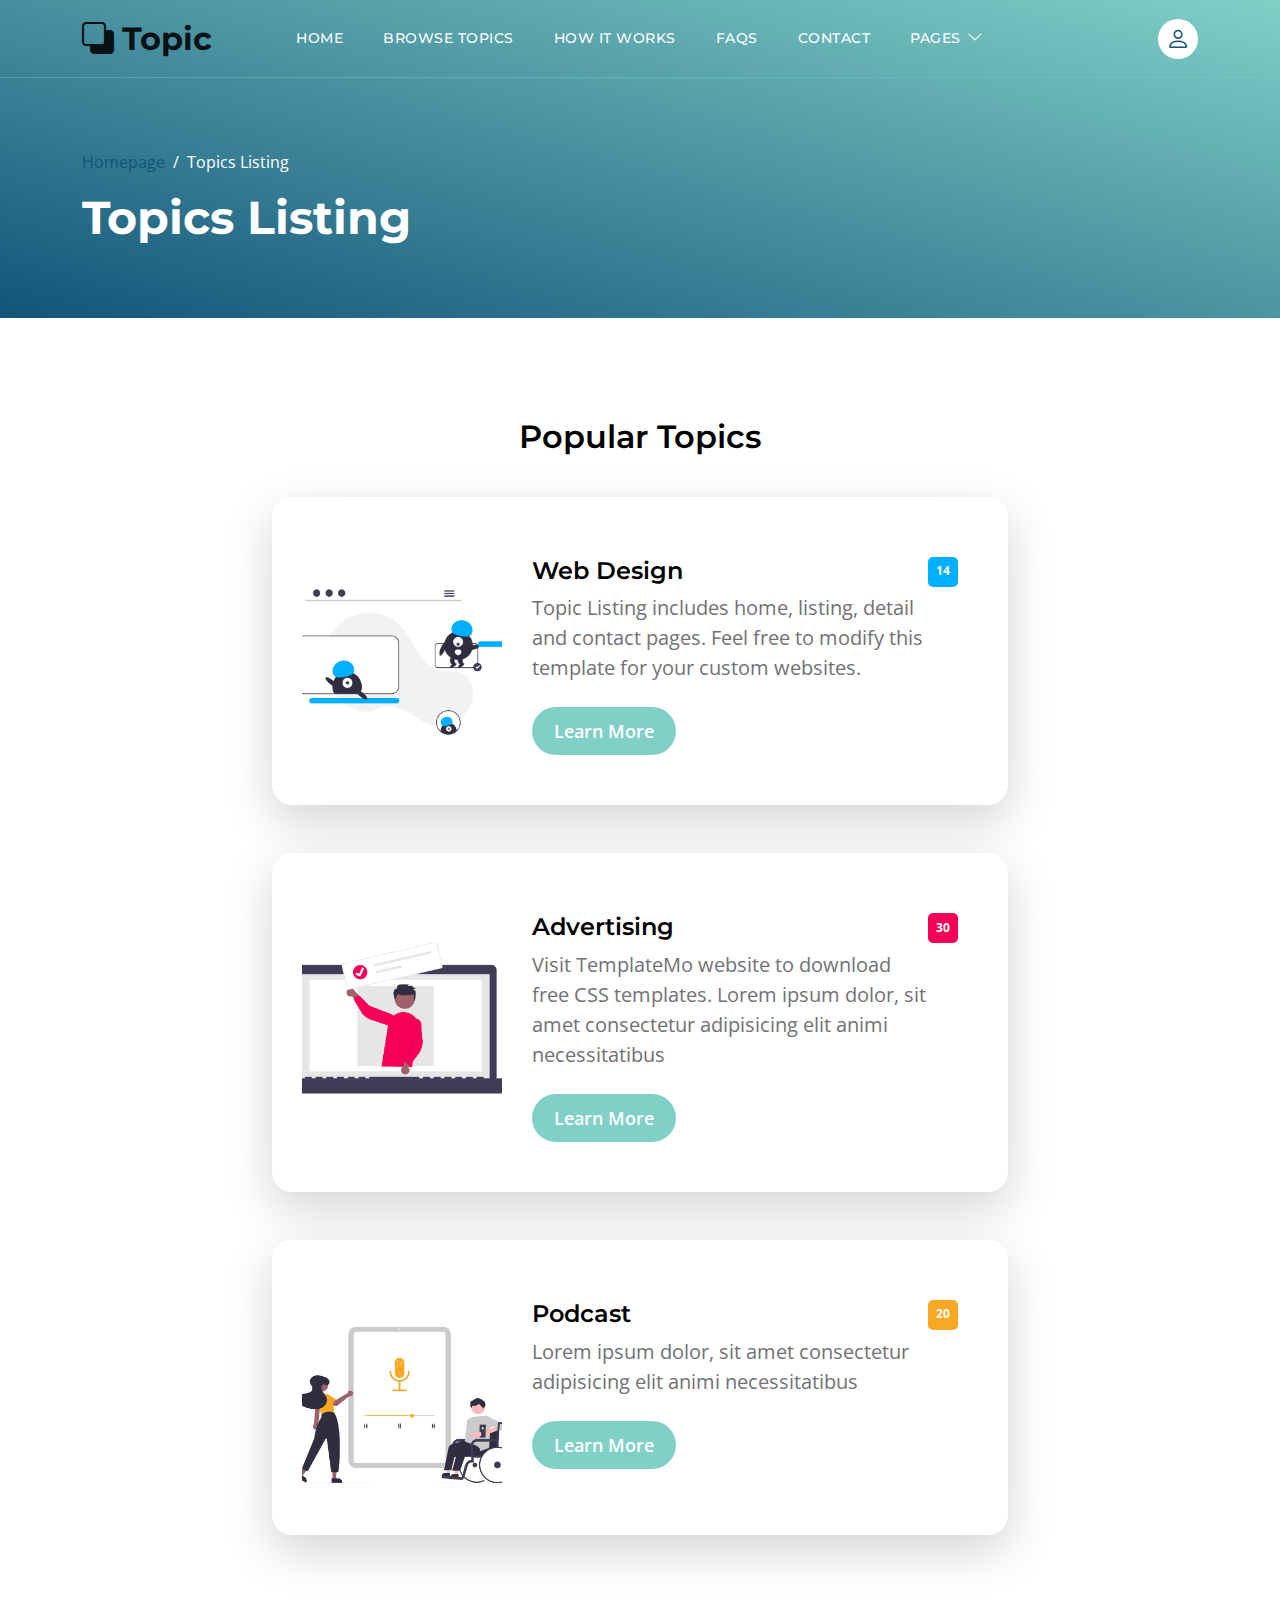
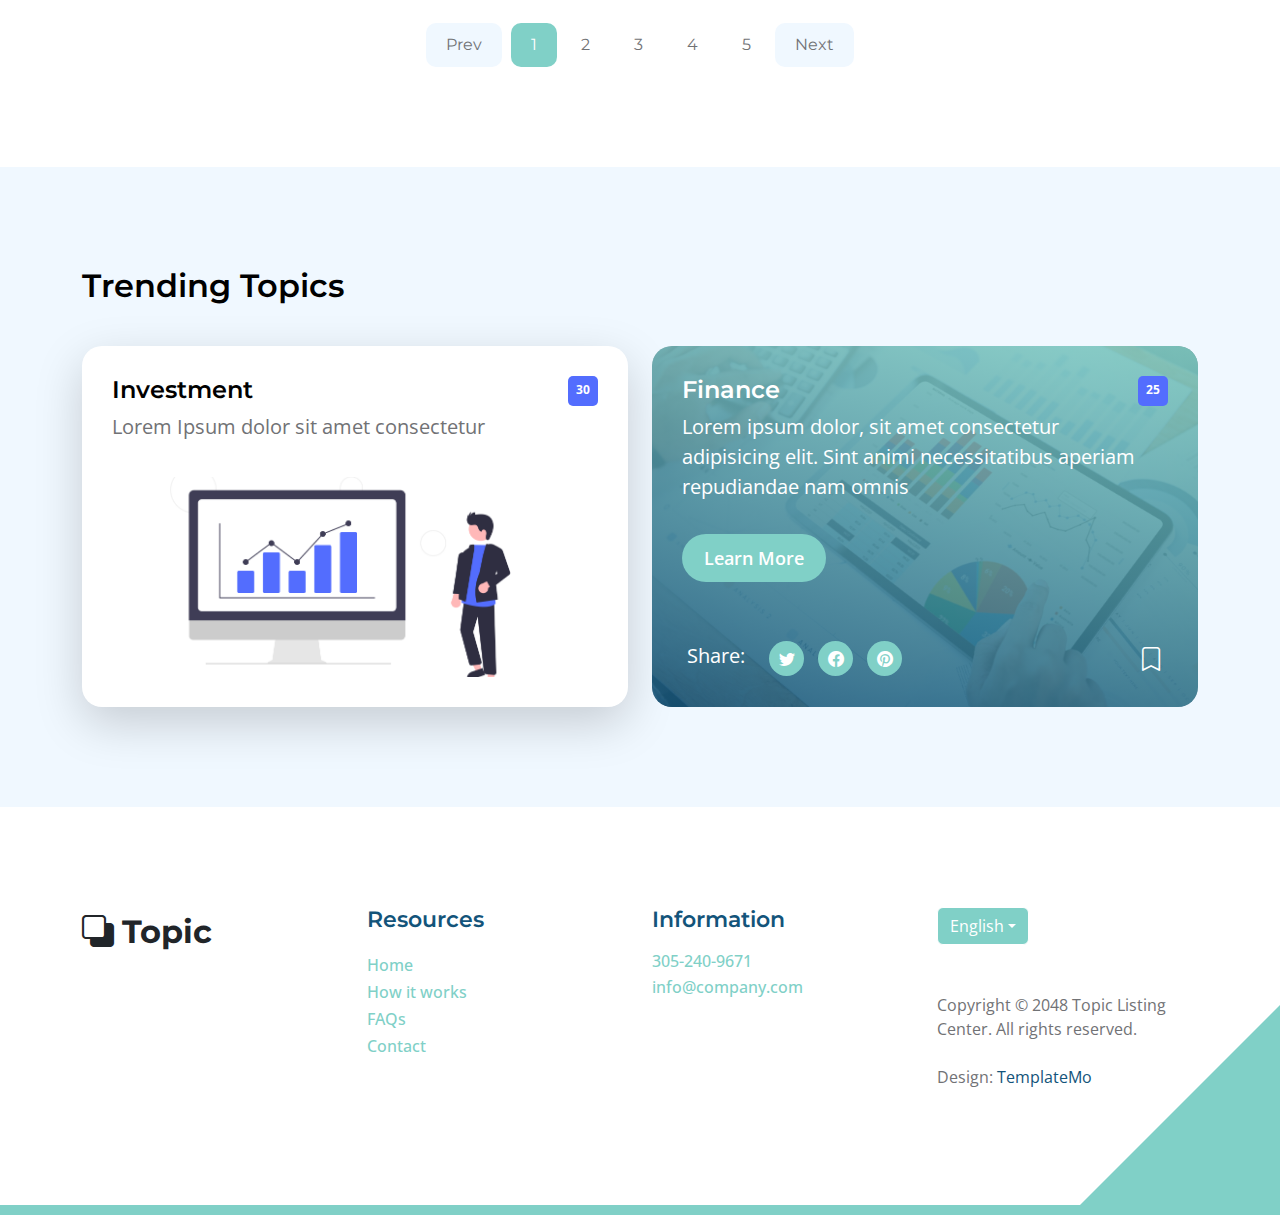
<file: templatemo_590_topic_listing/topics-listing.html>
<!doctype html>
<html lang="en">
    <head>
        <meta charset="utf-8">
        <meta name="viewport" content="width=device-width, initial-scale=1">

        <meta name="description" content="">
        <meta name="author" content="">

        <title>Topic Listing Page</title>

        <!-- CSS FILES -->        
        <link rel="preconnect" href="https://fonts.googleapis.com">
        
        <link rel="preconnect" href="https://fonts.gstatic.com" crossorigin>

        <link href="https://fonts.googleapis.com/css2?family=Montserrat:wght@500;600;700&family=Open+Sans&display=swap" rel="stylesheet">
                        
        <link href="css/bootstrap.min.css" rel="stylesheet">

        <link href="css/bootstrap-icons.css" rel="stylesheet">

        <link href="css/templatemo-topic-listing.css" rel="stylesheet">
<!--

TemplateMo 590 topic listing

https://templatemo.com/tm-590-topic-listing

-->
    </head>
    
    <body class="topics-listing-page" id="top">

        <main>

            <nav class="navbar navbar-expand-lg">
                <div class="container">
                    <a class="navbar-brand" href="index.html">
                        <i class="bi-back"></i>
                        <span>Topic</span>
                    </a>

                    <div class="d-lg-none ms-auto me-4">
                        <a href="#top" class="navbar-icon bi-person smoothscroll"></a>
                    </div>
    
                    <button class="navbar-toggler" type="button" data-bs-toggle="collapse" data-bs-target="#navbarNav" aria-controls="navbarNav" aria-expanded="false" aria-label="Toggle navigation">
                        <span class="navbar-toggler-icon"></span>
                    </button>
    
                    <div class="collapse navbar-collapse" id="navbarNav">
                        <ul class="navbar-nav ms-lg-5 me-lg-auto">
                            <li class="nav-item">
                                <a class="nav-link click-scroll" href="index.html#section_1">Home</a>
                            </li>

                            <li class="nav-item">
                                <a class="nav-link click-scroll" href="index.html#section_2">Browse Topics</a>
                            </li>
    
                            <li class="nav-item">
                                <a class="nav-link click-scroll" href="index.html#section_3">How it works</a>
                            </li>

                            <li class="nav-item">
                                <a class="nav-link click-scroll" href="index.html#section_4">FAQs</a>
                            </li>
    
                            <li class="nav-item">
                                <a class="nav-link click-scroll" href="index.html#section_5">Contact</a>
                            </li>

                            <li class="nav-item dropdown">
                                <a class="nav-link dropdown-toggle" href="#section_5" id="navbarLightDropdownMenuLink" role="button" data-bs-toggle="dropdown" aria-expanded="false">Pages</a>

                                <ul class="dropdown-menu dropdown-menu-light" aria-labelledby="navbarLightDropdownMenuLink">
                                    <li><a class="dropdown-item active" href="topics-listing.html">Topics Listing</a></li>

                                    <li><a class="dropdown-item" href="contact.html">Contact Form</a></li>
                                </ul>
                            </li>
                        </ul>

                        <div class="d-none d-lg-block">
                            <a href="#top" class="navbar-icon bi-person smoothscroll"></a>
                        </div>
                    </div>
                </div>
            </nav>


            <header class="site-header d-flex flex-column justify-content-center align-items-center">
                <div class="container">
                    <div class="row align-items-center">

                        <div class="col-lg-5 col-12">
                            <nav aria-label="breadcrumb">
                                <ol class="breadcrumb">
                                    <li class="breadcrumb-item"><a href="index.html">Homepage</a></li>

                                    <li class="breadcrumb-item active" aria-current="page">Topics Listing</li>
                                </ol>
                            </nav>

                            <h2 class="text-white">Topics Listing</h2>
                        </div>

                    </div>
                </div>
            </header>


            <section class="section-padding">
                <div class="container">
                    <div class="row">

                        <div class="col-lg-12 col-12 text-center">
                            <h3 class="mb-4">Popular Topics</h3>
                        </div>

                        <div class="col-lg-8 col-12 mt-3 mx-auto">
                            <div class="custom-block custom-block-topics-listing bg-white shadow-lg mb-5">
                                <div class="d-flex">
                                    <img src="images/topics/undraw_Remote_design_team_re_urdx.png" class="custom-block-image img-fluid" alt="">

                                    <div class="custom-block-topics-listing-info d-flex">
                                        <div>
                                            <h5 class="mb-2">Web Design</h5>

                                            <p class="mb-0">Topic Listing includes home, listing, detail and contact pages. Feel free to modify this template for your custom websites.</p>

                                            <a href="topics-detail.html" class="btn custom-btn mt-3 mt-lg-4">Learn More</a>
                                        </div>

                                        <span class="badge bg-design rounded-pill ms-auto">14</span>
                                    </div>
                                </div>
                            </div>

                            <div class="custom-block custom-block-topics-listing bg-white shadow-lg mb-5">
                                <div class="d-flex">
                                    <img src="images/topics/undraw_online_ad_re_ol62.png" class="custom-block-image img-fluid" alt="">

                                    <div class="custom-block-topics-listing-info d-flex">
                                        <div>
                                            <h5 class="mb-2">Advertising</h5>

                                            <p class="mb-0">Visit TemplateMo website to download free CSS templates. Lorem ipsum dolor, sit amet consectetur adipisicing elit animi necessitatibus</p>

                                            <a href="topics-detail.html" class="btn custom-btn mt-3 mt-lg-4">Learn More</a>
                                        </div>

                                        <span class="badge bg-advertising rounded-pill ms-auto">30</span>
                                    </div>
                                </div>
                            </div>

                            <div class="custom-block custom-block-topics-listing bg-white shadow-lg mb-5">
                                <div class="d-flex">
                                    <img src="images/topics/undraw_Podcast_audience_re_4i5q.png" class="custom-block-image img-fluid" alt="">

                                    <div class="custom-block-topics-listing-info d-flex">
                                        <div>
                                            <h5 class="mb-2">Podcast</h5>

                                            <p class="mb-0">Lorem ipsum dolor, sit amet consectetur adipisicing elit animi necessitatibus</p>

                                            <a href="topics-detail.html" class="btn custom-btn mt-3 mt-lg-4">Learn More</a>
                                        </div>

                                        <span class="badge bg-music rounded-pill ms-auto">20</span>
                                    </div>
                                </div>
                            </div>
                        </div>

                        <div class="col-lg-12 col-12">
                            <nav aria-label="Page navigation example">
                                <ul class="pagination justify-content-center mb-0">
                                    <li class="page-item">
                                        <a class="page-link" href="#" aria-label="Previous">
                                            <span aria-hidden="true">Prev</span>
                                        </a>
                                    </li>

                                    <li class="page-item active" aria-current="page">
                                        <a class="page-link" href="#">1</a>
                                    </li>
                                    
                                    <li class="page-item">
                                        <a class="page-link" href="#">2</a>
                                    </li>
                                    
                                    <li class="page-item">
                                        <a class="page-link" href="#">3</a>
                                    </li>

                                    <li class="page-item">
                                        <a class="page-link" href="#">4</a>
                                    </li>

                                    <li class="page-item">
                                        <a class="page-link" href="#">5</a>
                                    </li>
                                    
                                    <li class="page-item">
                                        <a class="page-link" href="#" aria-label="Next">
                                            <span aria-hidden="true">Next</span>
                                        </a>
                                    </li>
                                </ul>
                            </nav>
                        </div>

                    </div>
                </div>
            </section>


            <section class="section-padding section-bg">
                <div class="container">
                    <div class="row">

                        <div class="col-lg-12 col-12">
                            <h3 class="mb-4">Trending Topics</h3>
                        </div>

                        <div class="col-lg-6 col-md-6 col-12 mt-3 mb-4 mb-lg-0">
                            <div class="custom-block bg-white shadow-lg">
                                <a href="topics-detail.html">
                                    <div class="d-flex">
                                        <div>
                                            <h5 class="mb-2">Investment</h5>

                                            <p class="mb-0">Lorem Ipsum dolor sit amet consectetur</p>
                                        </div>

                                        <span class="badge bg-finance rounded-pill ms-auto">30</span>
                                    </div>

                                    <img src="images/topics/undraw_Finance_re_gnv2.png" class="custom-block-image img-fluid" alt="">
                                </a>
                            </div>
                        </div>

                        <div class="col-lg-6 col-md-6 col-12 mt-lg-3">
                            <div class="custom-block custom-block-overlay">
                                <div class="d-flex flex-column h-100">
                                    <img src="images/businesswoman-using-tablet-analysis.jpg" class="custom-block-image img-fluid" alt="">

                                    <div class="custom-block-overlay-text d-flex">
                                        <div>
                                            <h5 class="text-white mb-2">Finance</h5>

                                            <p class="text-white">Lorem ipsum dolor, sit amet consectetur adipisicing elit. Sint animi necessitatibus aperiam repudiandae nam omnis</p>

                                            <a href="topics-detail.html" class="btn custom-btn mt-2 mt-lg-3">Learn More</a>
                                        </div>

                                        <span class="badge bg-finance rounded-pill ms-auto">25</span>
                                    </div>

                                    <div class="social-share d-flex">
                                        <p class="text-white me-4">Share:</p>

                                        <ul class="social-icon">
                                            <li class="social-icon-item">
                                                <a href="#" class="social-icon-link bi-twitter"></a>
                                            </li>

                                            <li class="social-icon-item">
                                                <a href="#" class="social-icon-link bi-facebook"></a>
                                            </li>

                                            <li class="social-icon-item">
                                                <a href="#" class="social-icon-link bi-pinterest"></a>
                                            </li>
                                        </ul>

                                        <a href="#" class="custom-icon bi-bookmark ms-auto"></a>
                                    </div>

                                    <div class="section-overlay"></div>
                                </div>
                            </div>
                        </div>

                    </div>
                </div>
            </section>
        </main>

		<footer class="site-footer section-padding">
            <div class="container">
                <div class="row">

                    <div class="col-lg-3 col-12 mb-4 pb-2">
                        <a class="navbar-brand mb-2" href="index.html">
                            <i class="bi-back"></i>
                            <span>Topic</span>
                        </a>
                    </div>

                    <div class="col-lg-3 col-md-4 col-6">
                        <h6 class="site-footer-title mb-3">Resources</h6>

                        <ul class="site-footer-links">
                            <li class="site-footer-link-item">
                                <a href="#" class="site-footer-link">Home</a>
                            </li>

                            <li class="site-footer-link-item">
                                <a href="#" class="site-footer-link">How it works</a>
                            </li>

                            <li class="site-footer-link-item">
                                <a href="#" class="site-footer-link">FAQs</a>
                            </li>

                            <li class="site-footer-link-item">
                                <a href="#" class="site-footer-link">Contact</a>
                            </li>
                        </ul>
                    </div>

                    <div class="col-lg-3 col-md-4 col-6 mb-4 mb-lg-0">
                        <h6 class="site-footer-title mb-3">Information</h6>

                        <p class="text-white d-flex mb-1">
                            <a href="tel: 305-240-9671" class="site-footer-link">
                                305-240-9671
                            </a>
                        </p>

                        <p class="text-white d-flex">
                            <a href="mailto:info@company.com" class="site-footer-link">
                                info@company.com
                            </a>
                        </p>
                    </div>

                    <div class="col-lg-3 col-md-4 col-12 mt-4 mt-lg-0 ms-auto">
                        <div class="dropdown">
                            <button class="btn btn-secondary dropdown-toggle" type="button" data-bs-toggle="dropdown" aria-expanded="false">
                            English</button>

                            <ul class="dropdown-menu">
                                <li><button class="dropdown-item" type="button">Thai</button></li>

                                <li><button class="dropdown-item" type="button">Myanmar</button></li>

                                <li><button class="dropdown-item" type="button">Arabic</button></li>
                            </ul>
                        </div>

                        <p class="copyright-text mt-lg-5 mt-4">Copyright © 2048 Topic Listing Center. All rights reserved.
                        <br><br>Design: <a rel="nofollow" href="https://templatemo.com" target="_blank">TemplateMo</a></p>
                        
                    </div>

                </div>
            </div>
        </footer>

        <!-- JAVASCRIPT FILES -->
        <script src="js/jquery.min.js"></script>
        <script src="js/bootstrap.bundle.min.js"></script>
        <script src="js/jquery.sticky.js"></script>
        <script src="js/custom.js"></script>

    </body>
</html>
</file>
<file: templatemo_590_topic_listing/css/templatemo-topic-listing.css>
/*

TemplateMo 590 topic listing

https://templatemo.com/tm-590-topic-listing

*/

/*---------------------------------------
  CUSTOM PROPERTIES ( VARIABLES )             
-----------------------------------------*/
:root {
  --white-color:                  #ffffff;
  --primary-color:                #13547a;
  --secondary-color:              #80d0c7;
  --section-bg-color:             #f0f8ff;
  --custom-btn-bg-color:          #80d0c7;
  --custom-btn-bg-hover-color:    #13547a;
  --dark-color:                   #000000;
  --p-color:                      #717275;
  --border-color:                 #7fffd4;
  --link-hover-color:             #13547a;

  --body-font-family:             'Open Sans', sans-serif;
  --title-font-family:            'Montserrat', sans-serif;

  --h1-font-size:                 58px;
  --h2-font-size:                 46px;
  --h3-font-size:                 32px;
  --h4-font-size:                 28px;
  --h5-font-size:                 24px;
  --h6-font-size:                 22px;
  --p-font-size:                  20px;
  --menu-font-size:               14px;
  --btn-font-size:                18px;
  --copyright-font-size:          16px;

  --border-radius-large:          100px;
  --border-radius-medium:         20px;
  --border-radius-small:          10px;

  --font-weight-normal:           400;
  --font-weight-medium:           500;
  --font-weight-semibold:         600;
  --font-weight-bold:             700;
}

body {
  background-color: var(--white-color);
  font-family: var(--body-font-family); 
}


/*---------------------------------------
  TYPOGRAPHY               
-----------------------------------------*/

h2,
h3,
h4,
h5,
h6 {
  color: var(--dark-color);
}

h1,
h2,
h3,
h4,
h5,
h6 {
  font-family: var(--title-font-family); 
  font-weight: var(--font-weight-semibold);
}

h1 {
  font-size: var(--h1-font-size);
  font-weight: var(--font-weight-bold);
}

h2 {
  font-size: var(--h2-font-size);
  font-weight: var(--font-weight-bold);
}

h3 {
  font-size: var(--h3-font-size);
}

h4 {
  font-size: var(--h4-font-size);
}

h5 {
  font-size: var(--h5-font-size);
}

h6 {
  color: var(--primary-color);
  font-size: var(--h6-font-size);
}

p {
  color: var(--p-color);
  font-size: var(--p-font-size);
  font-weight: var(--font-weight-normal);
}

ul li {
  color: var(--p-color);
  font-size: var(--p-font-size);
  font-weight: var(--font-weight-normal);
}

a, 
button {
  touch-action: manipulation;
  transition: all 0.3s;
}

a {
  display: inline-block;
  color: var(--primary-color);
  text-decoration: none;
}

a:hover {
  color: var(--link-hover-color);
}

b,
strong {
  font-weight: var(--font-weight-bold);
}


/*---------------------------------------
  SECTION               
-----------------------------------------*/
.section-padding {
  padding-top: 100px;
  padding-bottom: 100px;
}

.section-bg {
  background-color: var(--section-bg-color);
}

.section-overlay {
  background-image: linear-gradient(15deg, #13547a 0%, #80d0c7 100%);
  position: absolute;
  top: 0;
  left: 0;
  pointer-events: none;
  width: 100%;
  height: 100%;
  opacity: 0.85;
}

.section-overlay + .container {
  position: relative;
}

.tab-content {
  background-color: var(--white-color);
  border-radius: var(--border-radius-medium);
}

.nav-tabs {
  border-bottom: 1px solid #ecf3f2;
  margin-bottom: 40px;
  justify-content: center;
}

.nav-tabs .nav-link {
  border-radius: 0;
  border-top: 0;
  border-right: 0;
  border-left: 0;
  color: var(--p-color);
  font-family: var(--title-font-family);
  font-size: var(--btn-font-size);
  font-weight: var(--font-weight-medium);
  padding: 15px 25px;
  transition: all 0.3s;
}

.nav-tabs .nav-link:first-child {
  margin-right: 20px;
}

.nav-tabs .nav-item.show .nav-link, 
.nav-tabs .nav-link.active,
.nav-tabs .nav-link:focus, 
.nav-tabs .nav-link:hover {
  border-bottom-color: var(--primary-color);
  color: var(--primary-color);
}


/*---------------------------------------
  CUSTOM ICON COLOR               
-----------------------------------------*/
.custom-icon {
  color: var(--secondary-color);
}


/*---------------------------------------
  CUSTOM BUTTON               
-----------------------------------------*/
.custom-btn {
  background: var(--custom-btn-bg-color);
  border: 2px solid transparent;
  border-radius: var(--border-radius-large);
  color: var(--white-color);
  font-size: var(--btn-font-size);
  font-weight: var(--font-weight-semibold);
  line-height: normal;
  transition: all 0.3s;
  padding: 10px 20px;
}

.custom-btn:hover {
  background: var(--custom-btn-bg-hover-color);
  color: var(--white-color);
}

.custom-border-btn {
  background: transparent;
  border: 2px solid var(--custom-btn-bg-color);
  color: var(--custom-btn-bg-color);
}

.custom-border-btn:hover {
  background: var(--custom-btn-bg-color);
  border-color: transparent;
  color: var(--white-color);
}

.custom-btn-bg-white {
  border-color: var(--white-color);
  color: var(--white-color);
}


/*---------------------------------------
  SITE HEADER              
-----------------------------------------*/
.site-header {
  background-image: linear-gradient(15deg, #13547a 0%, #80d0c7 100%);
  padding-top: 150px;
  padding-bottom: 80px;
}

.site-header .container {
  height: 100%;
}

.breadcrumb-item+.breadcrumb-item::before,
.breadcrumb-item a:hover,
.breadcrumb-item.active {
  color: var(--white-color);
}

.site-header .custom-icon {
  color: var(--white-color);
  font-size: var(--h4-font-size);
}

.site-header .custom-icon:hover {
  color: var(--secondary-color);
}


/*---------------------------------------
  NAVIGATION              
-----------------------------------------*/
.sticky-wrapper {
  position: absolute;
  top: 0;
  right: 0;
  left: 0;
}

.sticky-wrapper.is-sticky .navbar {
  background-color: var(--secondary-color);
}

.navbar {
  background: transparent;
  border-bottom: 1px solid rgba(128, 208, 199, 0.35);
  z-index: 9;
}

.navbar-brand,
.navbar-brand:hover {
  font-size: var(--h3-font-size);
  font-weight: var(--font-weight-bold);
  display: block;
}

.navbar-brand span {
  font-family: var(--title-font-family);
}

.navbar-expand-lg .navbar-nav .nav-link {
  border-radius: var(--border-radius-large);
  margin: 10px;
  padding: 10px;
}

.navbar-nav .nav-link {
  display: inline-block;
  color: var(--white-color);
  font-family: var(--title-font-family); 
  font-size: var(--menu-font-size);
  font-weight: var(--font-weight-medium);
  text-transform: uppercase;
  letter-spacing: 0.5px;
  position: relative;
  padding-top: 15px;
  padding-bottom: 15px;
}

.navbar-nav .nav-link.active, 
.navbar-nav .nav-link:hover {
  color: var(--primary-color);
}

.navbar .dropdown-menu {
  background: var(--white-color);
  box-shadow: 0 1rem 3rem rgba(0,0,0,.175);
  border: 0;
  display: inherit;
  opacity: 0;
  min-width: 9rem;
  margin-top: 20px;
  padding: 13px 0 10px 0;
  transition: all 0.3s;
  pointer-events: none;
}

.navbar .dropdown-menu::before {
  content: "";
  width: 0;
  height: 0;
  border-left: 20px solid transparent;
  border-right: 20px solid transparent;
  border-bottom: 15px solid var(--white-color);
  position: absolute;
  top: -10px;
  left: 10px;
}

.navbar .dropdown-item {
  display: inline-block;
  color: var(--p-bg-color);
  font-family: var(--title-font-family); 
  font-size: var(--menu-font-size);
  font-weight: var(--font-weight-medium);
  text-transform: uppercase;
  letter-spacing: 0.5px;
  position: relative;
}

.navbar .dropdown-item.active, 
.navbar .dropdown-item:active,
.navbar .dropdown-item:focus, 
.navbar .dropdown-item:hover {
  background: transparent;
  color: var(--primary-color);
}

.navbar .dropdown-toggle::after {
  content: "\f282";
  display: inline-block;
  font-family: bootstrap-icons !important;
  font-size: var(--copyright-font-size);
  font-style: normal;
  font-weight: normal !important;
  font-variant: normal;
  text-transform: none;
  line-height: 1;
  vertical-align: -.125em;
  -webkit-font-smoothing: antialiased;
  -moz-osx-font-smoothing: grayscale;
  position: relative;
  left: 2px;
  border: 0;
}

@media screen and (min-width: 992px) {
  .navbar .dropdown:hover .dropdown-menu {
    opacity: 1;
    margin-top: 0;
    pointer-events: auto;
  }
}

.navbar-icon {
  background: var(--white-color);
  border-radius: var(--border-radius-large);
  display: inline-block;
  font-size: var(--h5-font-size);
  width: 40px;
  height: 40px;
  line-height: 40px;
  text-align: center;
  transition: all 0.3s ease;
}

.navbar-icon:hover {
  background: var(--primary-color);
  color: var(--white-color);
}

.navbar-toggler {
  border: 0;
  padding: 0;
  cursor: pointer;
  margin: 0;
  width: 30px;
  height: 35px;
  outline: none;
}

.navbar-toggler:focus {
  outline: none;
  box-shadow: none;
}

.navbar-toggler[aria-expanded="true"] .navbar-toggler-icon {
  background: transparent;
}

.navbar-toggler[aria-expanded="true"] .navbar-toggler-icon:before,
.navbar-toggler[aria-expanded="true"] .navbar-toggler-icon:after {
  transition: top 300ms 50ms ease, -webkit-transform 300ms 350ms ease;
  transition: top 300ms 50ms ease, transform 300ms 350ms ease;
  transition: top 300ms 50ms ease, transform 300ms 350ms ease, -webkit-transform 300ms 350ms ease;
  top: 0;
}

.navbar-toggler[aria-expanded="true"] .navbar-toggler-icon:before {
  transform: rotate(45deg);
}

.navbar-toggler[aria-expanded="true"] .navbar-toggler-icon:after {
  transform: rotate(-45deg);
}

.navbar-toggler .navbar-toggler-icon {
  background: var(--white-color);
  transition: background 10ms 300ms ease;
  display: block;
  width: 30px;
  height: 2px;
  position: relative;
}

.navbar-toggler .navbar-toggler-icon:before,
.navbar-toggler .navbar-toggler-icon:after {
  transition: top 300ms 350ms ease, -webkit-transform 300ms 50ms ease;
  transition: top 300ms 350ms ease, transform 300ms 50ms ease;
  transition: top 300ms 350ms ease, transform 300ms 50ms ease, -webkit-transform 300ms 50ms ease;
  position: absolute;
  right: 0;
  left: 0;
  background: var(--white-color);
  width: 30px;
  height: 2px;
  content: '';
}

.navbar-toggler .navbar-toggler-icon::before {
  top: -8px;
}

.navbar-toggler .navbar-toggler-icon::after {
  top: 8px;
}


/*---------------------------------------
  HERO        
-----------------------------------------*/
.hero-section {
  background-image: linear-gradient(15deg, #13547a 0%, #80d0c7 100%);
  position: relative;
  overflow: hidden;
  padding-top: 150px;
  padding-bottom: 150px;
}

.hero-section .input-group {
  background-color: var(--white-color);
  border-radius: var(--border-radius-large);
  padding: 10px 15px;
}

.hero-section .input-group-text {
  background-color: transparent;
  border: 0;
}

.hero-section input[type="search"] {
  border: 0;
  box-shadow: none;
  margin-bottom: 0;
  padding-left: 0;
}

.hero-section button[type="submit"] {
  background-color: var(--primary-color);
  border: 0;
  border-radius: var(--border-radius-large) !important;
  color: var(--white-color);
  max-width: 150px;
}


/*---------------------------------------
  TOPICS              
-----------------------------------------*/
.featured-section {
  background-color: var(--secondary-color);
  border-radius: 0 0 100px 100px;
  padding-bottom: 100px;
}

.featured-section .row {
  position: relative;
  bottom: 100px;
  margin-bottom: -100px;
}

.custom-block {
  border-radius: var(--border-radius-medium);
  position: relative;
  overflow: hidden;
  padding: 30px;
  transition: all 0.3s ease;
  height: 100%;
}

.custom-block:hover {
  background-color: var(--secondary-color);
  transform: translateY(-3px);
}

.custom-block > a {
  width: 100%;
}

.custom-block-image {
  display: block;
  width: 100%;
  height: 200px;
  object-fit: cover;
  margin-top: 35px;
}

.custom-block .rounded-pill {
  border-radius: 5px !important;
  display: flex;
  justify-content: center;
  text-align: center;
  width: 30px;
  height: 30px;
  line-height: 20px;
}

.custom-block-overlay {
  height: 100%;
  min-height: 350px;
  padding: 0;
}

.custom-block-overlay > a {
  height: 100%;
}

.custom-block-overlay .custom-block-image {
  border-radius: var(--border-radius-medium);
  display: block;
  height: 100%;
  margin-top: 0;
}

.custom-block-overlay-text {
  position: absolute;
  z-index: 2;
  top: 0;
  right: 0;
  left: 0;
  padding: 30px;
}

.social-share {
  position: absolute;
  bottom: 0;
  right: 0;
  left: 0;
  z-index: 2;
  padding: 20px 35px;
}

.social-share .bi-bookmark {
  color: var(--white-color);
  font-size: var(--h5-font-size);
}

.social-share .bi-bookmark:hover {
  color: var(--secondary-color);
}

.bg-design {
  background-color: #00B0FF;
}

.bg-graphic {
  background-color: #00BFA6;
}

.bg-advertising {
  background-color: #F50057;
}

.bg-finance {
  background-color: #536DFE;
}

.bg-music {
  background-color: #F9A826;
}

.bg-education {
  background-color: #00BFA6;
}


/*---------------------------------------
  TOPICS               
-----------------------------------------*/
.topics-detail-block {
  border-radius: var(--border-radius-medium);
  position: relative;
  overflow: hidden;
}

.topics-detail-block-image {
  display: block;
  border-radius: var(--border-radius-medium);
}

blockquote {
  background-color: var(--section-bg-color);
  border-radius: var(--border-radius-small);
  font-family: var(--title-font-family);
  font-size: var(--h4-font-size);
  font-weight: var(--font-weight-bold);
  display: inline-block;
  text-align: center;
  margin: 30px;
  padding: 40px;
}

.topics-listing-page .site-header {
  padding-bottom: 65px;
}

.custom-block-topics-listing-info {
  margin: 30px 20px 20px 30px;
}

.custom-block-topics-listing {
  height: inherit;
}

.custom-block-topics-listing .custom-block-image {
  width: 200px;
}


/*---------------------------------------
  PAGINATION              
-----------------------------------------*/
.pagination {
  margin-top: 40px;
}

.page-link {
  border: 0;
  border-radius: var(--border-radius-small);
  color: var(--p-color);
  font-family: var(--title-font-family);
  margin: 0 5px;
  padding: 10px 20px;
}

.page-link:hover,
.page-item:first-child .page-link:hover,
.page-item:last-child .page-link:hover {
  background-color: var(--secondary-color);
  color: var(--white-color);
}

.page-item:first-child .page-link {
  margin-right: 10px;
}

.page-item:first-child .page-link,
.page-item:last-child .page-link {
  background-color: var(--section-bg-color);
  border-radius: var(--border-radius-small);
}

.active>.page-link, .page-link.active {
  background-color: var(--secondary-color);
  border-color: var(--secondary-color);
}


/*---------------------------------------
  TIMELINE              
-----------------------------------------*/
.timeline-section {
  background-image: url('../images/colleagues-working-cozy-office-medium-shot.jpg');
  background-repeat: no-repeat;
  background-position: center;
  background-size: cover;
  position: relative;
}

.timeline-container .vertical-scrollable-timeline {
  list-style-type: none;
  position: relative;
  padding-left: 0;
}

.timeline-container .vertical-scrollable-timeline .list-progress {
  width: 8px;
  height: 87%;
  background-color: var(--primary-color);
  position: absolute;
  left: 52px;
  top: 0;
  overflow: hidden;
}

.timeline-container .vertical-scrollable-timeline .list-progress .inner {
  position: absolute;
  right: 0;
  bottom: 0;
  height: 100%;
  background-color: var(--secondary-color);
  width: 100%;
}

.timeline-container .vertical-scrollable-timeline li {
  position: relative;
  padding: 20px 0px 65px 145px;
}

.timeline-container .vertical-scrollable-timeline li:last-child {
  padding-bottom: 0;
}

.timeline-container .vertical-scrollable-timeline li p {
  line-height: 40px;
}

.timeline-container .vertical-scrollable-timeline li p:last-child {
  margin-bottom: 0;
}

.timeline-container .vertical-scrollable-timeline li .icon-holder {
  position: absolute;
  left: 0;
  top: 0;
  width: 104px;
  height: 104px;
  display: flex;
  justify-content: center;
  align-items: center;
  background-color: var(--secondary-color);
  border-radius: 50%;
  z-index: 1;
  transition: 0.4s all;
}

.timeline-container .vertical-scrollable-timeline li .icon-holder::before {
  content: "";
  width: 80px;
  height: 80px;
  border: 4px solid #fff;
  position: absolute;
  background-color: var(--secondary-color);
  border-radius: 50%;
  z-index: -1;
  transition: 0.4s all;
}

.timeline-container .vertical-scrollable-timeline li .icon-holder i {
  font-size: 25px;
  color: var(--white-color);
}

.timeline-container .vertical-scrollable-timeline li::before {
  content: "";
  position: absolute;
  height: 100%;
  width: 8px;
  background-color: transparent;
  left: 52px;
  z-index: 0;
}

.timeline-container .vertical-scrollable-timeline li.active .icon-holder {
  background-color: var(--primary-color);
}

.timeline-container .vertical-scrollable-timeline li.active .icon-holder::before {
  background-color: var(--primary-color);
}


/*---------------------------------------
  FAQs              
-----------------------------------------*/
.faq-section .accordion-item {
  border: 0;
}

.faq-section .accordion-button {
  font-size: var(--h6-font-size);
  font-weight: var(--font-weight-semibold);
}

.faq-section .accordion-item:first-of-type .accordion-button {
  border-radius: var(--border-radius-large);
}

.faq-section .accordion-button:not(.collapsed) {
  border-radius: var(--border-radius-large);
  box-shadow: none;
  color: var(--primary-color);
}

.faq-section .accordion-body {
  color: var(--p-color);
  font-size: var(--btn-font-size);
  line-height: 40px;
}

/*---------------------------------------
  NEWSLETTER               
-----------------------------------------*/
.newsletter-image {
  border-radius: var(--border-radius-medium);
}


/*---------------------------------------
  CONTACT               
-----------------------------------------*/
.google-map {
  border-radius: var(--border-radius-medium);
}

.contact-form .form-floating>textarea {
  border-radius: var(--border-radius-medium);
  height: 150px;
}


/*---------------------------------------
  SUBSCRIBE FORM               
-----------------------------------------*/
.subscribe-form-wrap {
  padding: 50px;
}

.subscribe-form {
  width: 95%;
}


/*---------------------------------------
  CUSTOM FORM               
-----------------------------------------*/
.custom-form .form-control {
  border-radius: var(--border-radius-large);
  color: var(--p-color);
  margin-bottom: 24px;
  padding-top: 13px;
  padding-bottom: 13px;
  padding-left: 20px;
  outline: none;
}

.form-floating>label {
  padding-left: 20px;
}

.custom-form button[type="submit"] {
  background: var(--custom-btn-bg-color);
  border: none;
  border-radius: var(--border-radius-large);
  color: var(--white-color);
  font-family: var(--title-font-family);
  font-size: var(--p-font-size);
  font-weight: var(--font-weight-semibold);
  transition: all 0.3s;
  margin-bottom: 0;
}

.custom-form button[type="submit"]:hover,
.custom-form button[type="submit"]:focus {
  background: var(--custom-btn-bg-hover-color);
  border-color: transparent;
}


/*---------------------------------------
  SITE FOOTER              
-----------------------------------------*/
.site-footer {
  border-bottom: 10px solid var(--secondary-color);
  position: relative;
}

.site-footer::after {
  content: "";
  position: absolute;
  bottom: 0;
  right: 0;
  width: 0;
  height: 0;
  border-style: solid;
  border-width: 0 0 200px 200px;
  border-color: transparent transparent var(--secondary-color) transparent;
  pointer-events: none;
}

.site-footer-title {
  color: var(--primary-color); 
}

.site-footer .dropdown-menu {
  padding: 0;
}

.site-footer .dropdown-item {
  color: var(--p-color);
  font-size: var(--menu-font-size);
  font-weight: var(--font-weight-medium);
  padding: 4px 18px;
}

.site-footer .dropdown-item:hover {
  background-color: transparent;
  color: var(--primary-color);
}

.site-footer .dropdown-menu li:first-child .dropdown-item {
  padding-top: 10px;
}

.site-footer .dropdown-menu li:last-child .dropdown-item {
  padding-bottom: 12px;
}

.site-footer .dropdown-toggle {
  background-color: var(--secondary-color);
  border-color: var(--white-color);
}

.site-footer .dropdown-toggle:hover {
  background-color: var(--primary-color);
  border-color: transparent;
}

.site-footer-links {
  padding-left: 0;
}

.site-footer-link-item {
  display: block;
  list-style: none;
  line-height: normal;
}

.site-footer-link {
  color: var(--secondary-color);
  font-size: var(--copyright-font-size);
  font-weight: var(--font-weight-medium);
  line-height: normal;
}

.copyright-text {
  font-size: var(--copyright-font-size);
}


/*---------------------------------------
  SOCIAL ICON               
-----------------------------------------*/
.social-icon {
  margin: 0;
  padding: 0;
}

.social-icon-item {
  list-style: none;
  display: inline-block;
  vertical-align: top;
}

.social-icon-link {
  background: var(--secondary-color);
  border-radius: var(--border-radius-large);
  color: var(--white-color);
  font-size: var(--copyright-font-size);
  display: block;
  margin-right: 10px;
  text-align: center;
  width: 35px;
  height: 35px;
  line-height: 36px;
  transition: background 0.2s, color 0.2s;
}

.social-icon-link:hover {
  background: var(--primary-color);
  color: var(--white-color);
}


/*---------------------------------------
  RESPONSIVE STYLES               
-----------------------------------------*/
@media screen and (max-width: 991px) {
  h1 {
    font-size: 48px;
  }

  h2 {
    font-size: 36px;
  }

  h3 {
    font-size: 32px;
  }

  h4 {
    font-size: 28px;
  }

  h5 {
    font-size: 20px;
  }

  h6 {
    font-size: 18px;
  }

  .section-padding {
    padding-top: 50px;
    padding-bottom: 50px;
  }
  
  .navbar {
    background-color: var(--secondary-color);
  }

  .navbar-nav .dropdown-menu {
    position: relative;
    left: 10px;
    opacity: 1;
    pointer-events: auto;
    max-width: 155px;
    margin-top: 10px;
    margin-bottom: 15px;
  }

  .navbar-expand-lg .navbar-nav {
    padding-bottom: 20px;
  }

  .navbar-expand-lg .navbar-nav .nav-link {
    padding: 0;
  }

  .nav-tabs .nav-link:first-child {
    margin-right: 5px;
  }

  .nav-tabs .nav-link {
    font-size: var(--copyright-font-size);
    padding: 10px;
  }

  .featured-section {
    border-radius: 0 0 80px 80px;
    padding-bottom: 50px;
  }

  .custom-block-topics-listing .custom-block-image {
    width: auto;
  }

  .custom-block-topics-listing > .d-flex,
  .custom-block-topics-listing-info,
  .custom-block-topics-listing a {
    flex-direction: column;
  }

  .timeline-container .vertical-scrollable-timeline .list-progress {
    height: 75%;
  }

  .timeline-container .vertical-scrollable-timeline li {
    padding-left: 135px;
  }

  .subscribe-form-wrap {
    padding-top: 30px;
    padding-bottom: 0;
  }
}

@media screen and (max-width: 480px) {
  h1 {
    font-size: 36px;
  }

  h2 {
    font-size: 28px;
  }

  h3 {
    font-size: 26px;
  }

  h4 {
    font-size: 22px;
  }

  h5 {
    font-size: 20px;
  }
        /* --------------------------------------------------
       GLOBAL ABOUT PAGE FIXES (apply on ALL screen sizes)
    -------------------------------------------------- */
    
        .about-page .custom-block {
          padding: 30px;
          margin: 0;
          height: auto !important;
        }
    
        .about-page .row.mb-4>.col-lg-6 {
          margin-bottom: 30px;
        }
    
        .about-page .institution-block {
          margin-top: 40px;
        }
    
        /* Remove TemplateMo negative positioning safely */
        .about-page .featured-section .row {
          bottom: 0 !important;
          margin-bottom: 0 !important;
        }
    
    
        /* --------------------------------------------------
       TABLET FIX (480px – 991px)
    -------------------------------------------------- */
        @media screen and (max-width: 991px) {
    
          .about-page .custom-block {
            padding: 26px !important;
          }
    
          .about-page .custom-block.h-100 {
            height: auto !important;
            display: flex;
            flex-direction: column;
            justify-content: space-between;
          }
    
          .about-page .row.mb-4>.col-lg-6 {
            margin-bottom: 25px !important;
          }
        }
    
    
        /* --------------------------------------------------
       MOBILE FIX (<480px)
    -------------------------------------------------- */
        @media screen and (max-width: 480px) {
    
          .about-page .custom-block {
            padding: 22px !important;
            margin: 0 !important;
            height: auto !important;
          }
    
          .about-page .row.mb-4>.col-lg-6 {
            margin-bottom: 22px !important;
          }
    
          .about-page .custom-block.h-100 {
            display: flex;
            flex-direction: column;
          }
    
          .about-page .institution-block {
            margin-top: 35px !important;
          }
        }
}
</file>
